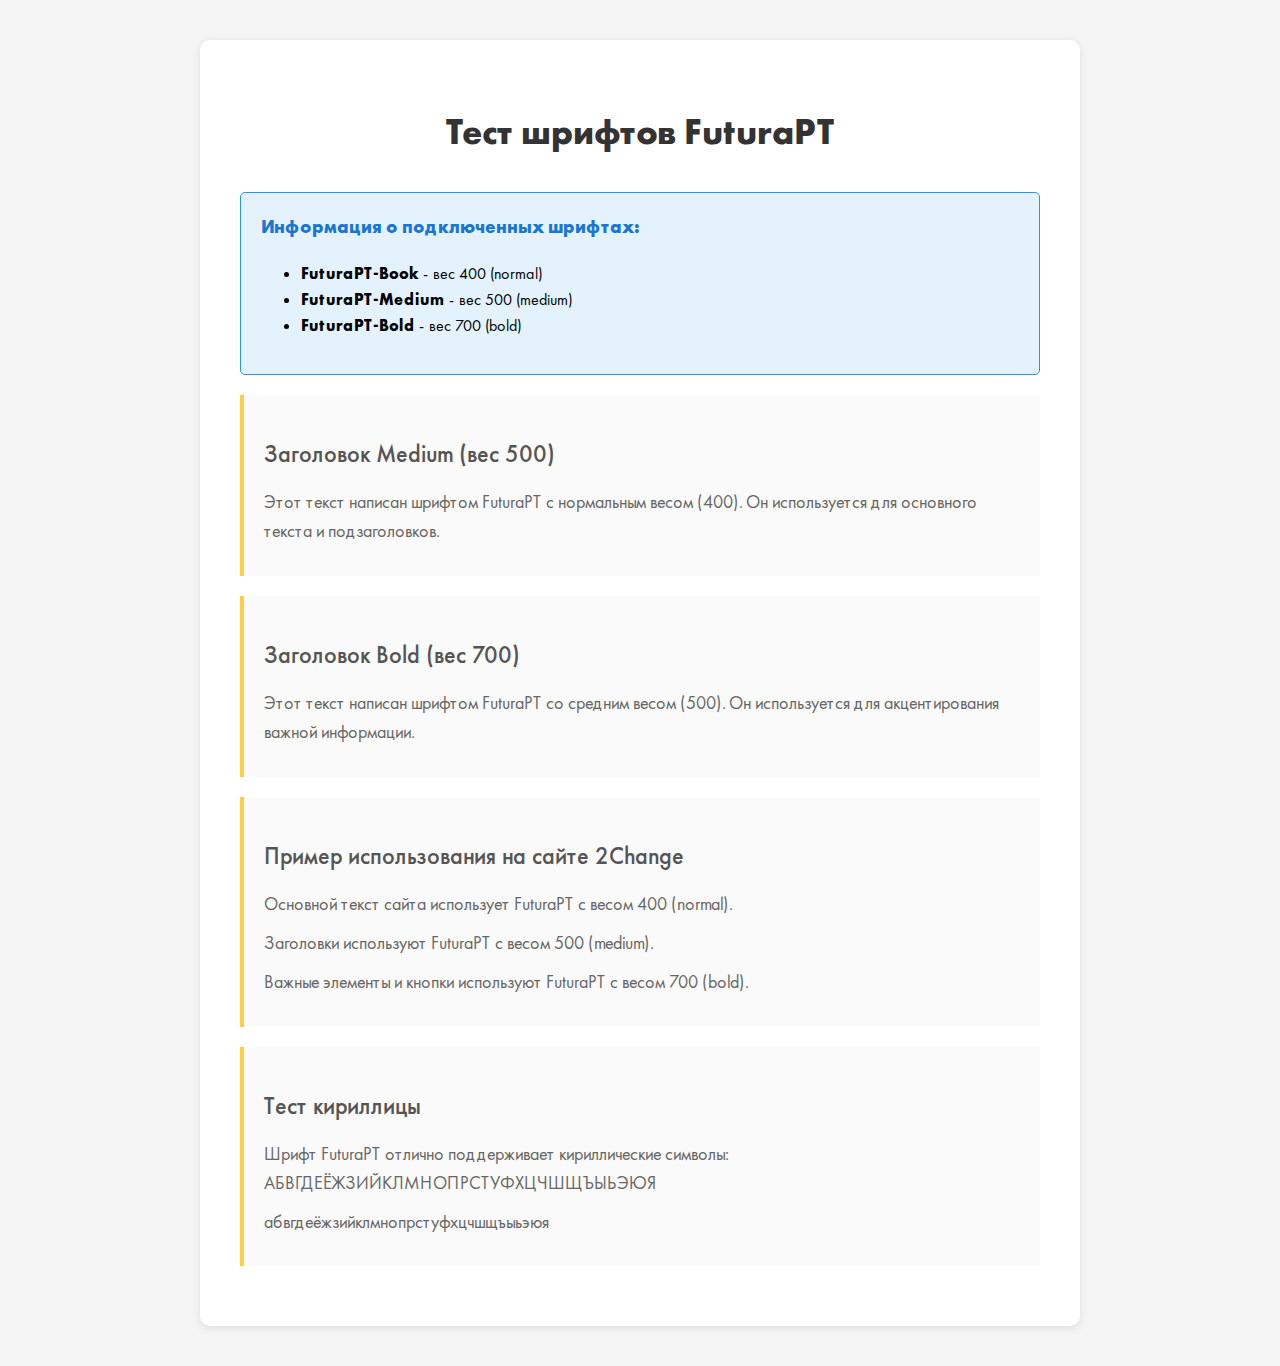
<file: font-test.html>
<!DOCTYPE html>
<html lang="ru">
<head>
    <meta charset="UTF-8">
    <meta name="viewport" content="width=device-width, initial-scale=1.0">
    <title>Тест шрифтов FuturaPT</title>
    
    <!-- Подключение шрифтов FuturaPT -->
    <style>
        @font-face {
            font-family: 'FuturaPT';
            src: url('/font/FuturaPT-Book.woff2') format('woff2'),
                 url('/font/FuturaPT-Book.woff') format('woff'),
                 url('/font/FuturaPT-Book.ttf') format('truetype');
            font-weight: 400;   /* normal weight */
            font-style: normal;
            font-display: swap;
        }

        @font-face {
            font-family: 'FuturaPT';
            src: url('/font/FuturaPT-Medium.woff2') format('woff2'),
                 url('/font/FuturaPT-Medium.woff') format('woff'),
                 url('/font/FuturaPT-Medium.ttf') format('truetype');
            font-weight: 500;   /* medium weight */
            font-style: normal;
            font-display: swap;
        }

        @font-face {
            font-family: 'FuturaPT';
            src: url('/font/FuturaPT-Bold.woff2') format('woff2'),
                 url('/font/FuturaPT-Bold.woff') format('woff'),
                 url('/font/FuturaPT-Bold.ttf') format('truetype');
            font-weight: 700;   /* bold weight */
            font-style: normal;
            font-display: swap;
        }

        body {
            font-family: 'FuturaPT', Arial, sans-serif;
            margin: 40px;
            background-color: #f5f5f5;
            line-height: 1.6;
        }

        .container {
            max-width: 800px;
            margin: 0 auto;
            background: white;
            padding: 40px;
            border-radius: 10px;
            box-shadow: 0 2px 10px rgba(0,0,0,0.1);
        }

        h1 {
            font-weight: 700;
            font-size: 36px;
            color: #333;
            margin-bottom: 30px;
            text-align: center;
        }

        .font-test {
            margin: 20px 0;
            padding: 20px;
            border-left: 4px solid #ffcd42;
            background-color: #fafafa;
        }

        .font-test h2 {
            font-weight: 500;
            font-size: 24px;
            color: #555;
            margin-bottom: 15px;
        }

        .font-test p {
            font-weight: 400;
            font-size: 18px;
            color: #666;
            margin: 10px 0;
        }

        .weight-400 { font-weight: 400; }
        .weight-500 { font-weight: 500; }
        .weight-700 { font-weight: 700; }

        .info {
            background-color: #e3f2fd;
            border: 1px solid #2196f3;
            border-radius: 5px;
            padding: 20px;
            margin: 20px 0;
        }

        .info h3 {
            color: #1976d2;
            margin-top: 0;
        }
    </style>
</head>
<body>
    <div class="container">
        <h1>Тест шрифтов FuturaPT</h1>
        
        <div class="info">
            <h3>Информация о подключенных шрифтах:</h3>
            <ul>
                <li><strong>FuturaPT-Book</strong> - вес 400 (normal)</li>
                <li><strong>FuturaPT-Medium</strong> - вес 500 (medium)</li>
                <li><strong>FuturaPT-Bold</strong> - вес 700 (bold)</li>
            </ul>
        </div>

        <div class="font-test">
            <h2 class="weight-500">Заголовок Medium (вес 500)</h2>
            <p class="weight-400">Этот текст написан шрифтом FuturaPT с нормальным весом (400). Он используется для основного текста и подзаголовков.</p>
        </div>

        <div class="font-test">
            <h2 class="weight-700">Заголовок Bold (вес 700)</h2>
            <p class="weight-500">Этот текст написан шрифтом FuturaPT со средним весом (500). Он используется для акцентирования важной информации.</p>
        </div>

        <div class="font-test">
            <h2 class="weight-500">Пример использования на сайте 2Change</h2>
            <p class="weight-400">Основной текст сайта использует FuturaPT с весом 400 (normal).</p>
            <p class="weight-500">Заголовки используют FuturaPT с весом 500 (medium).</p>
            <p class="weight-700">Важные элементы и кнопки используют FuturaPT с весом 700 (bold).</p>
        </div>

        <div class="font-test">
            <h2 class="weight-500">Тест кириллицы</h2>
            <p class="weight-400">Шрифт FuturaPT отлично поддерживает кириллические символы: АБВГДЕЁЖЗИЙКЛМНОПРСТУФХЦЧШЩЪЫЬЭЮЯ</p>
            <p class="weight-500">абвгдеёжзийклмнопрстуфхцчшщъыьэюя</p>
        </div>
    </div>
</body>
</html>
</file>
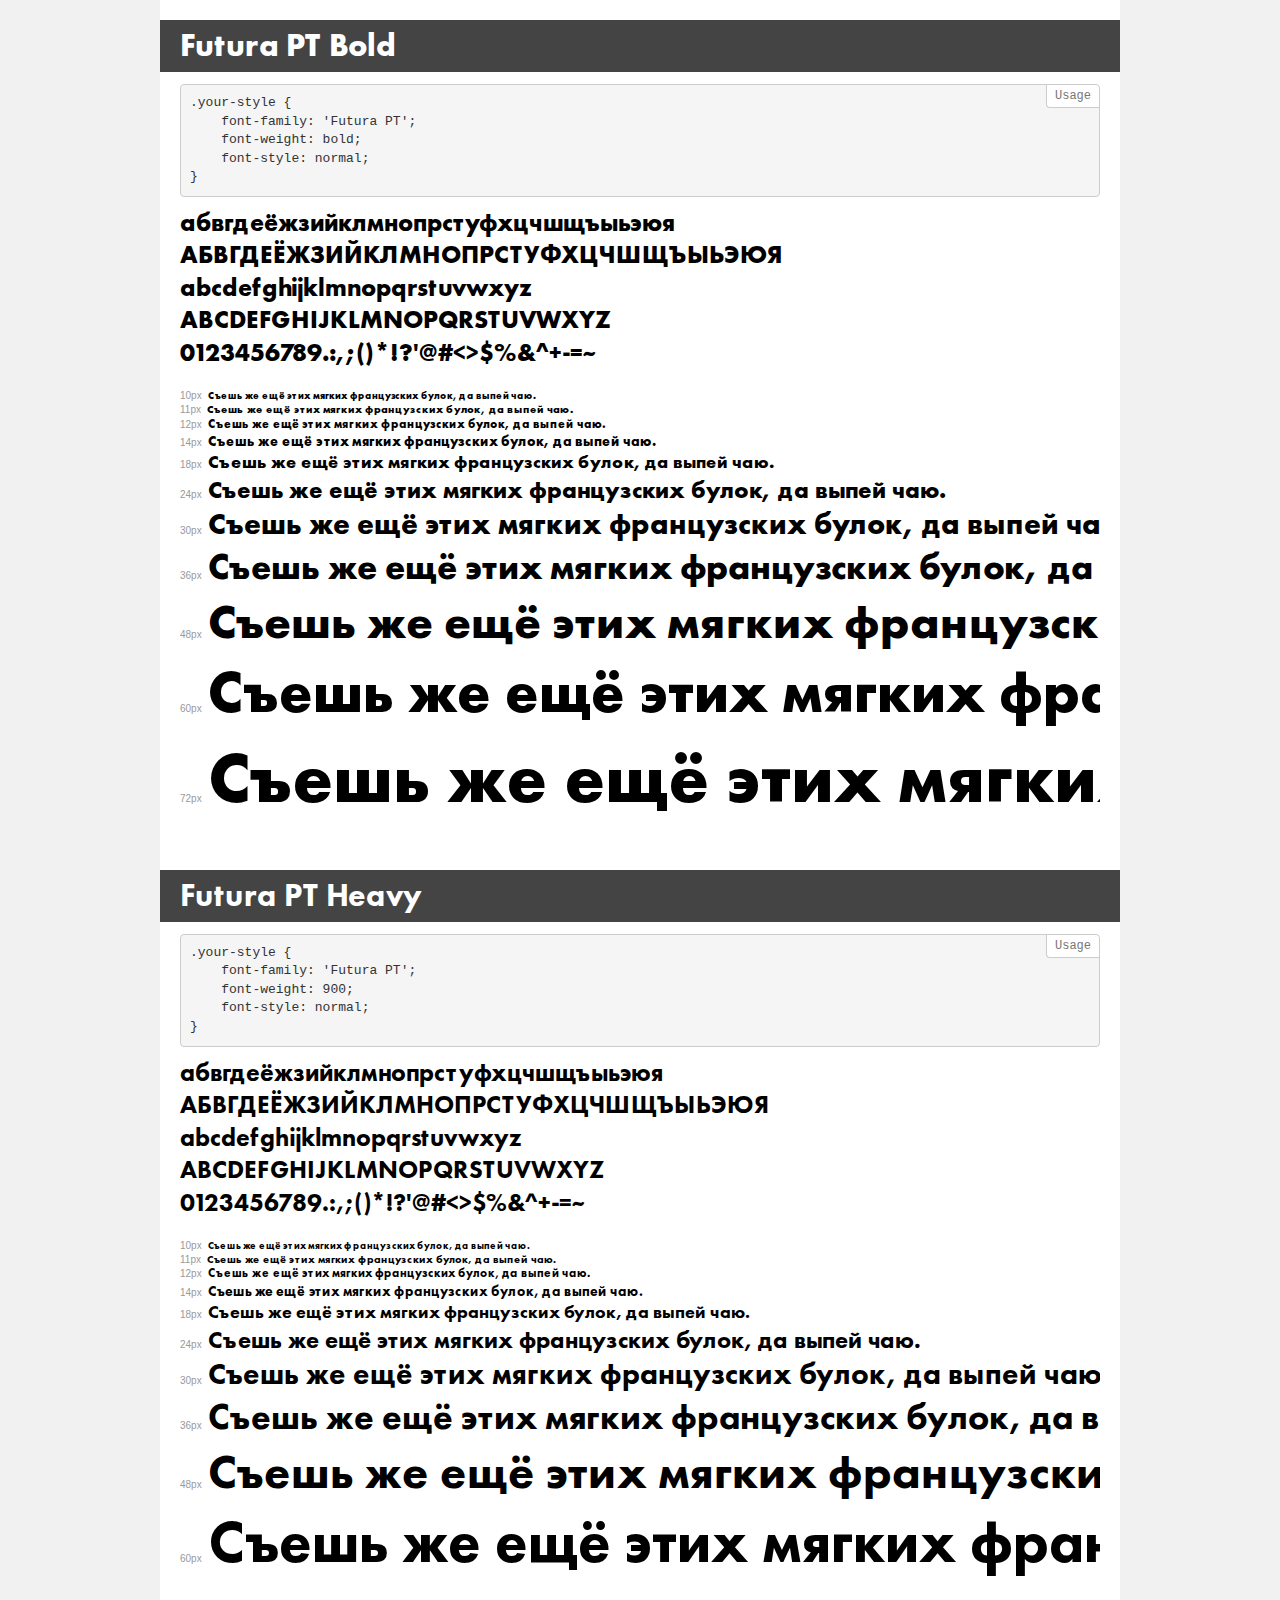
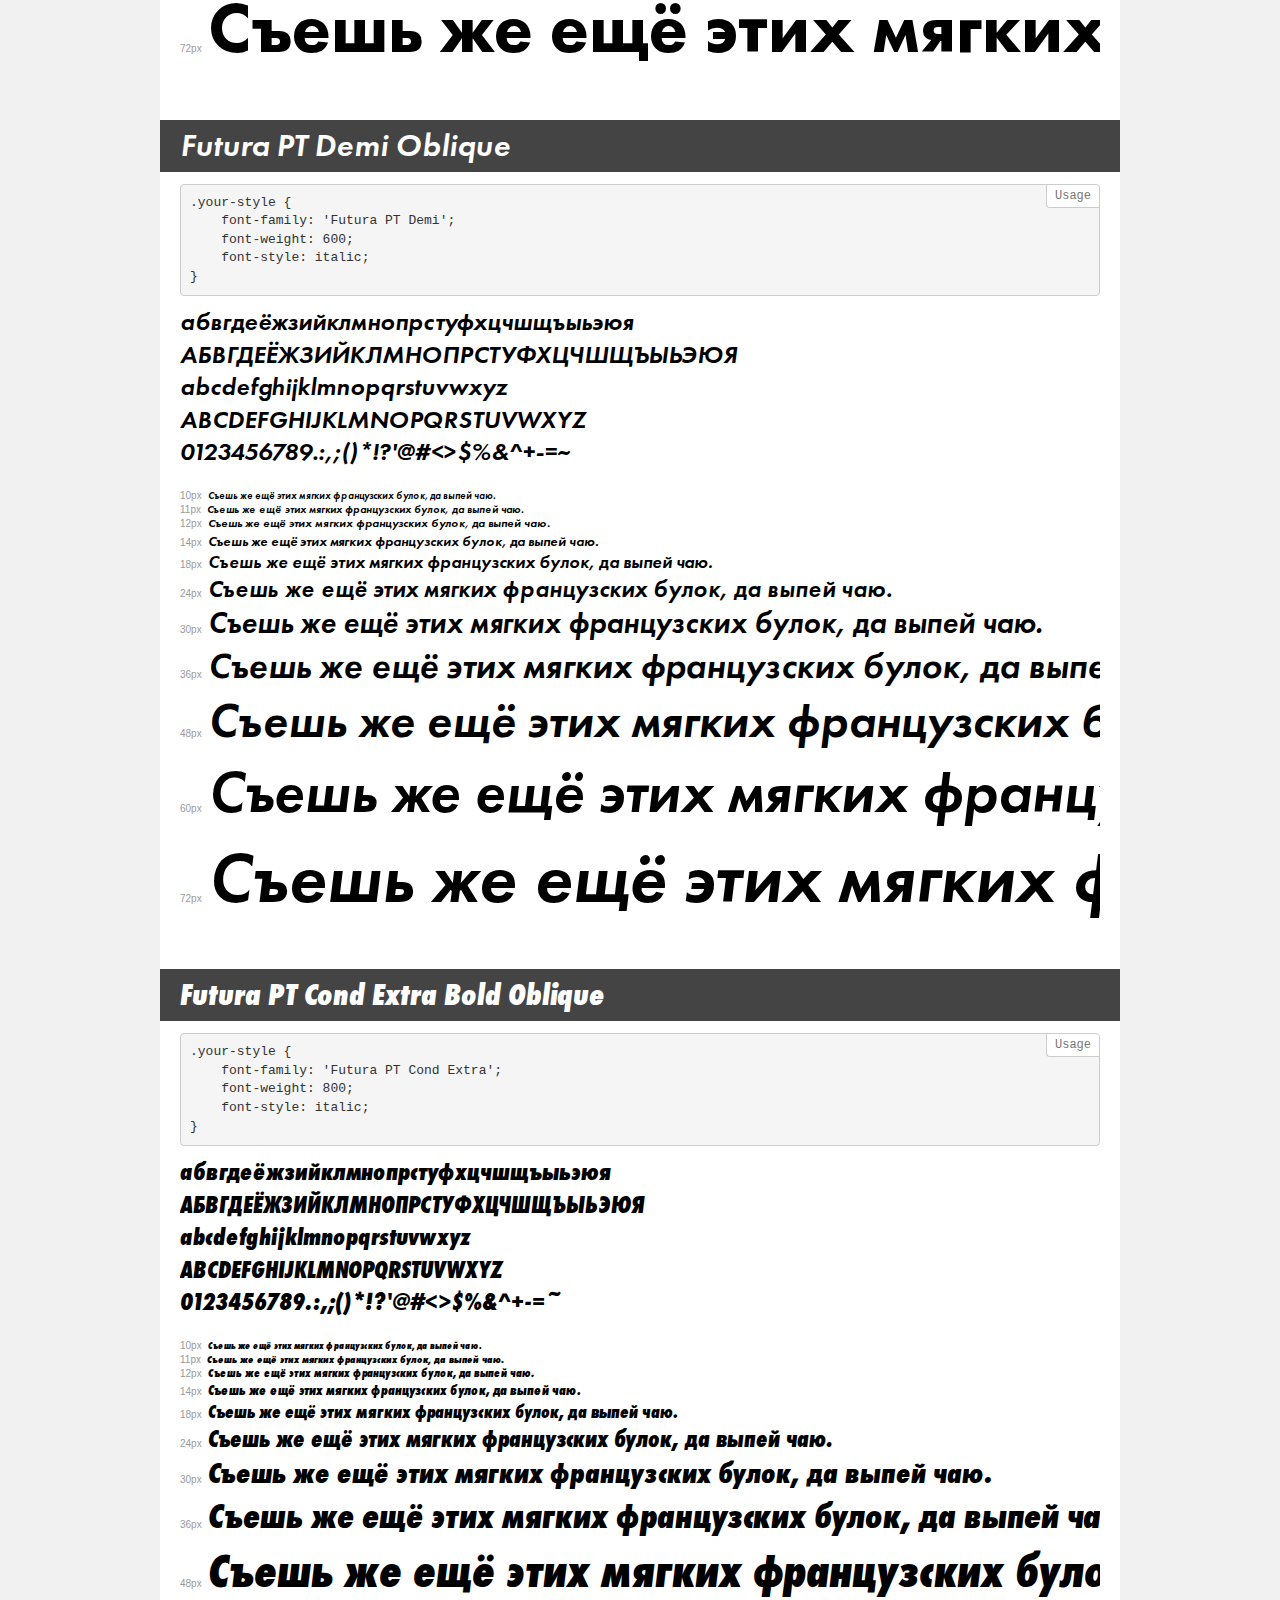
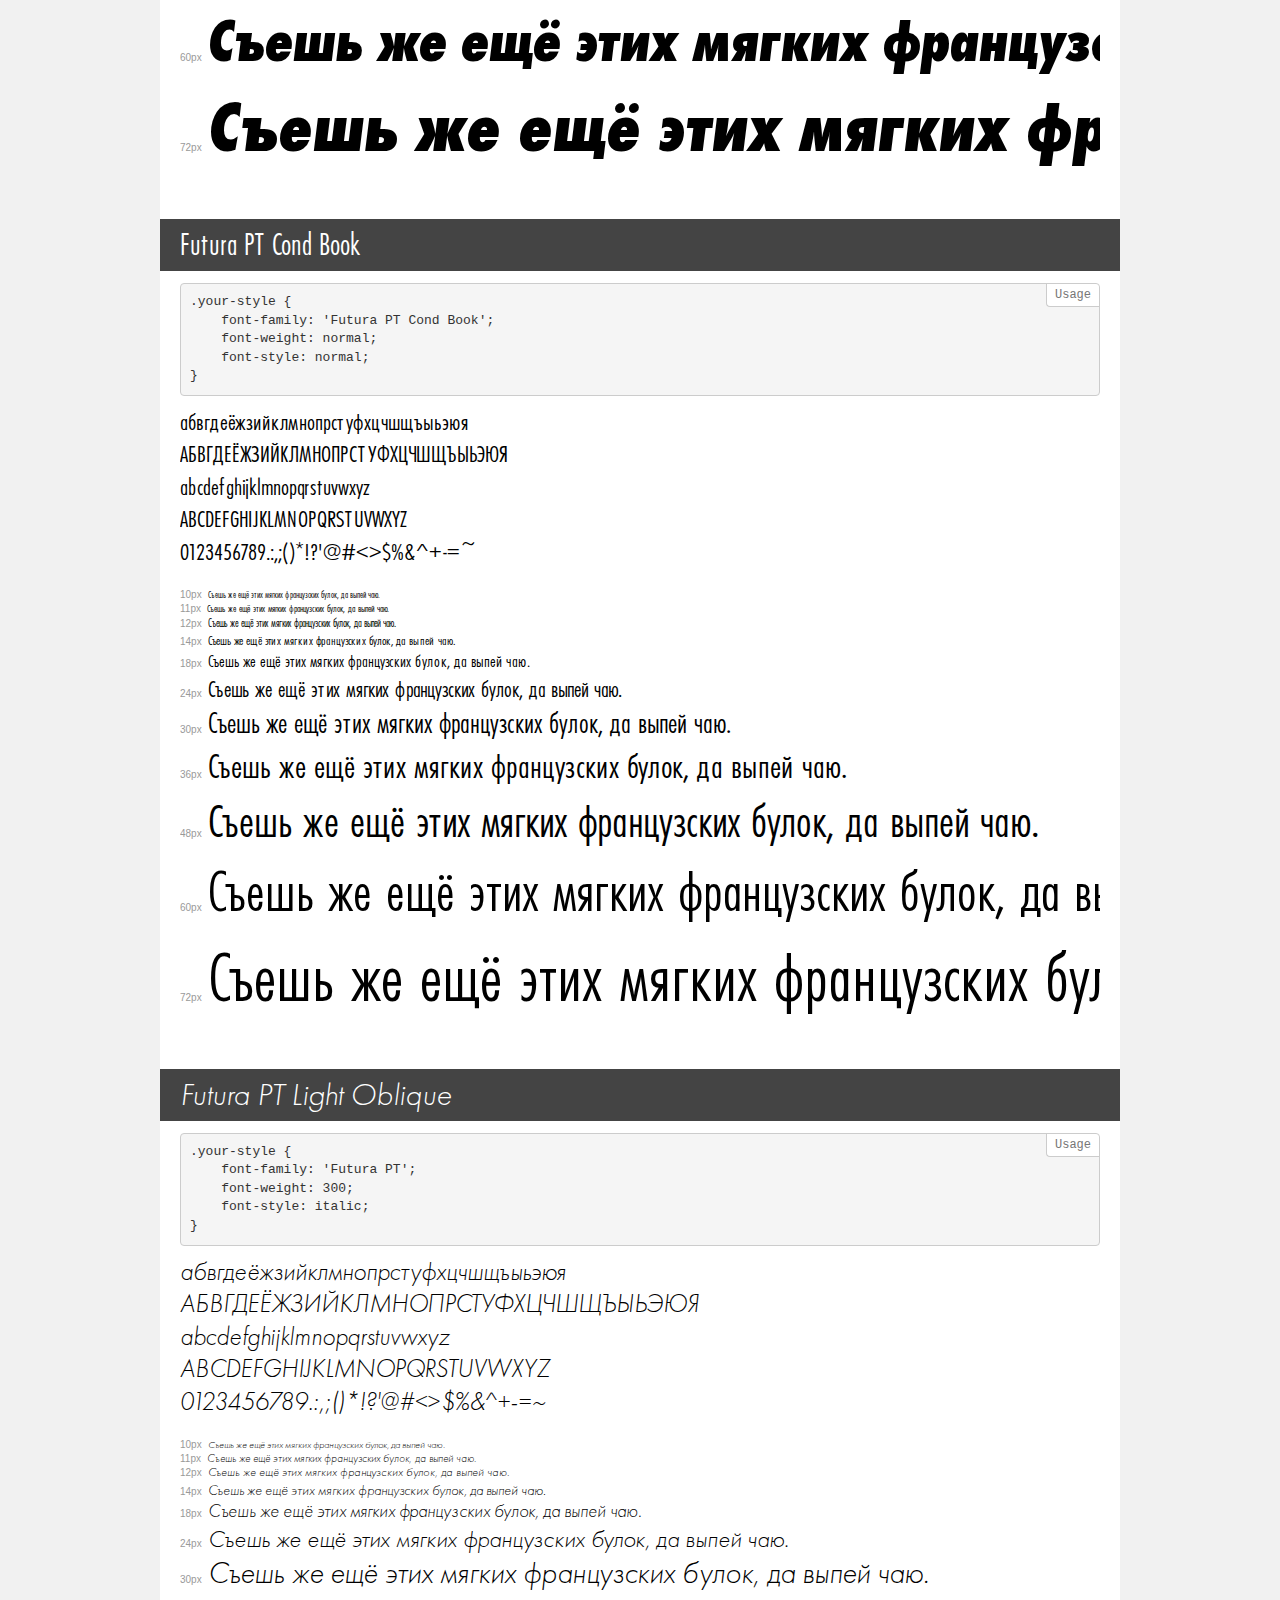
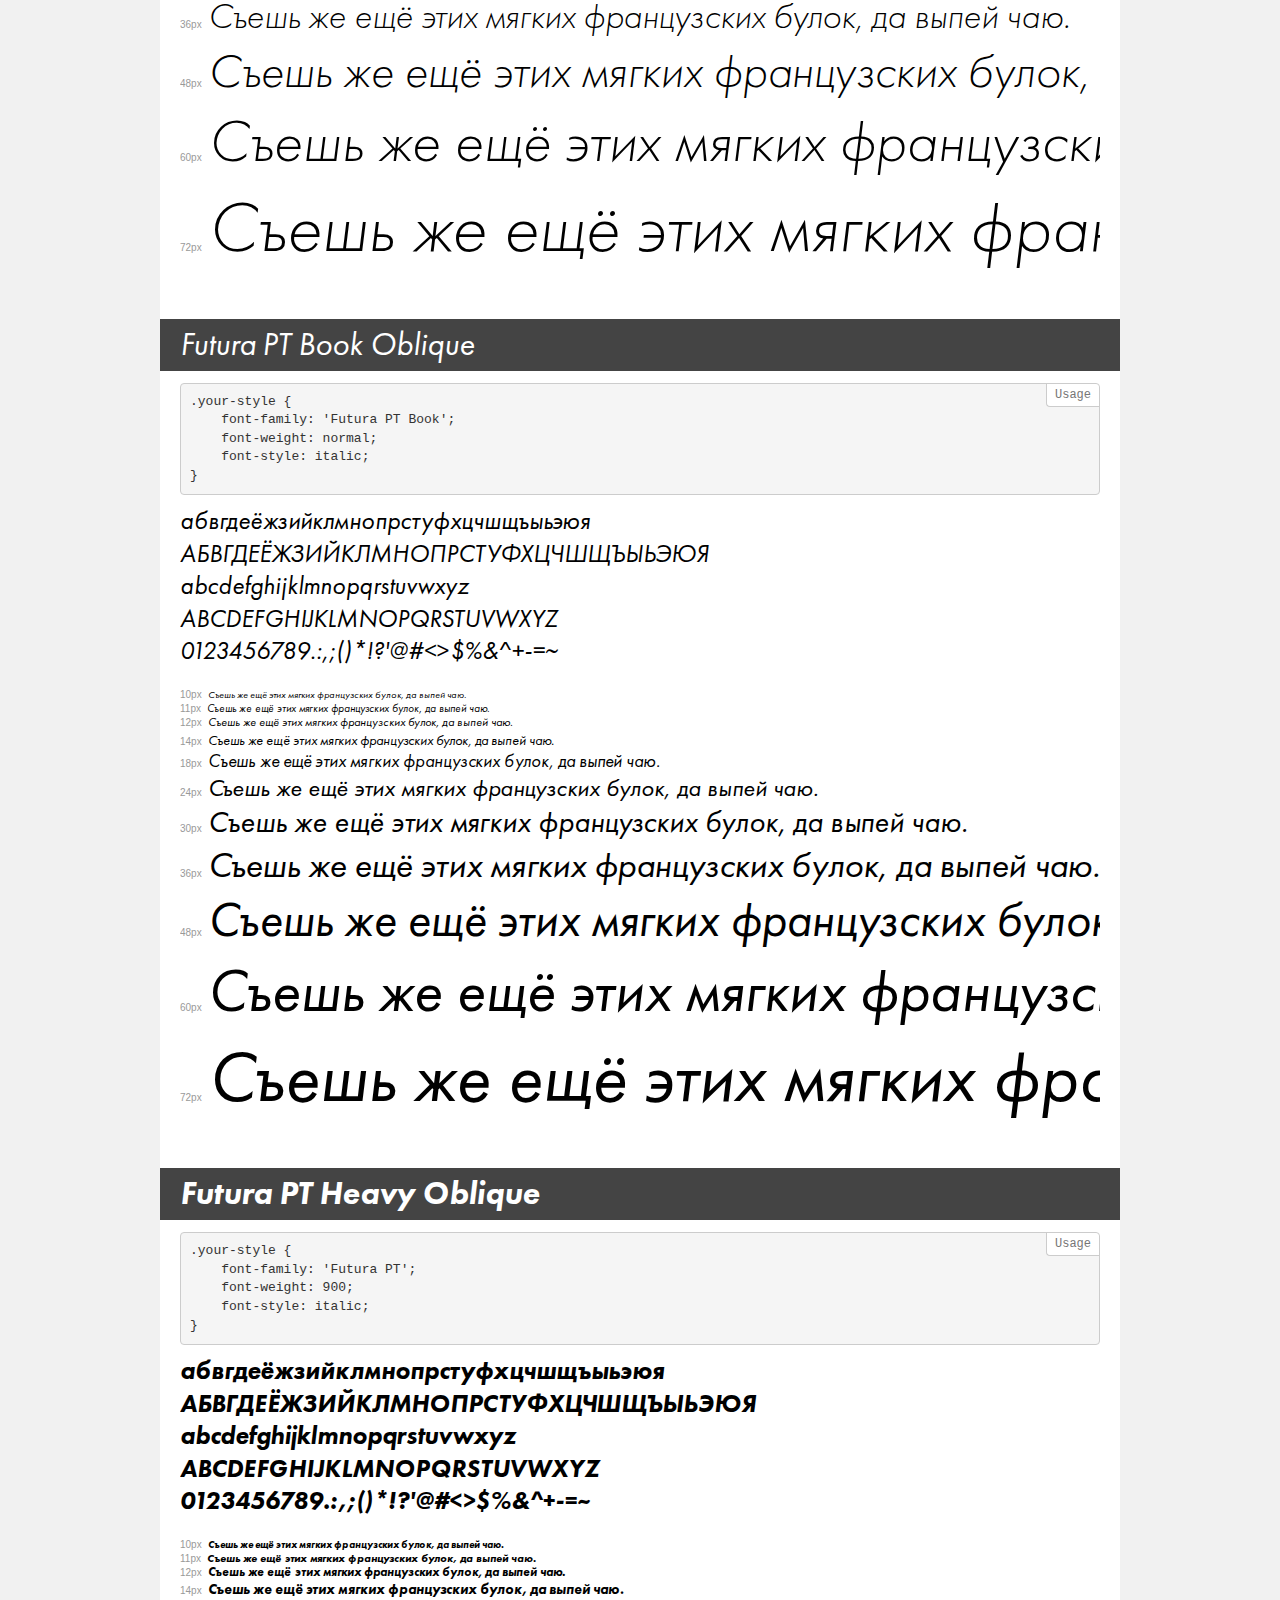
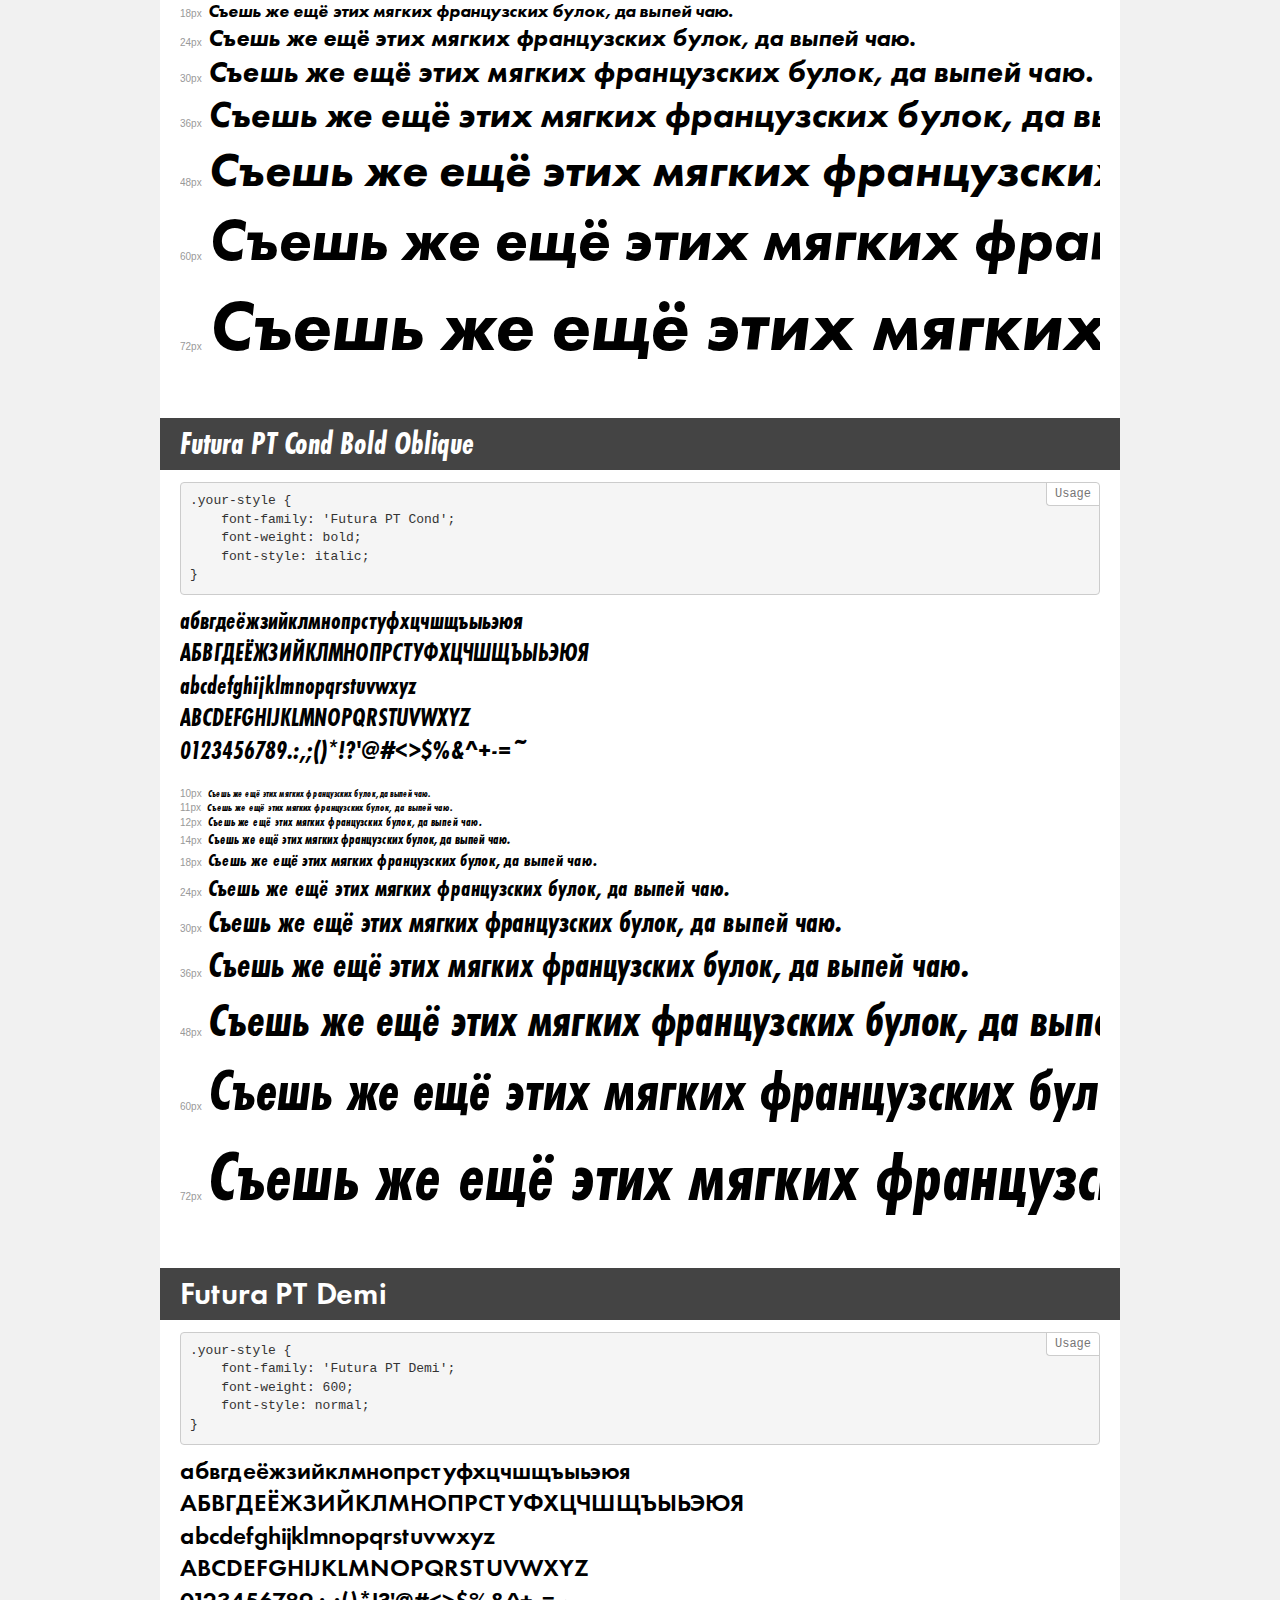
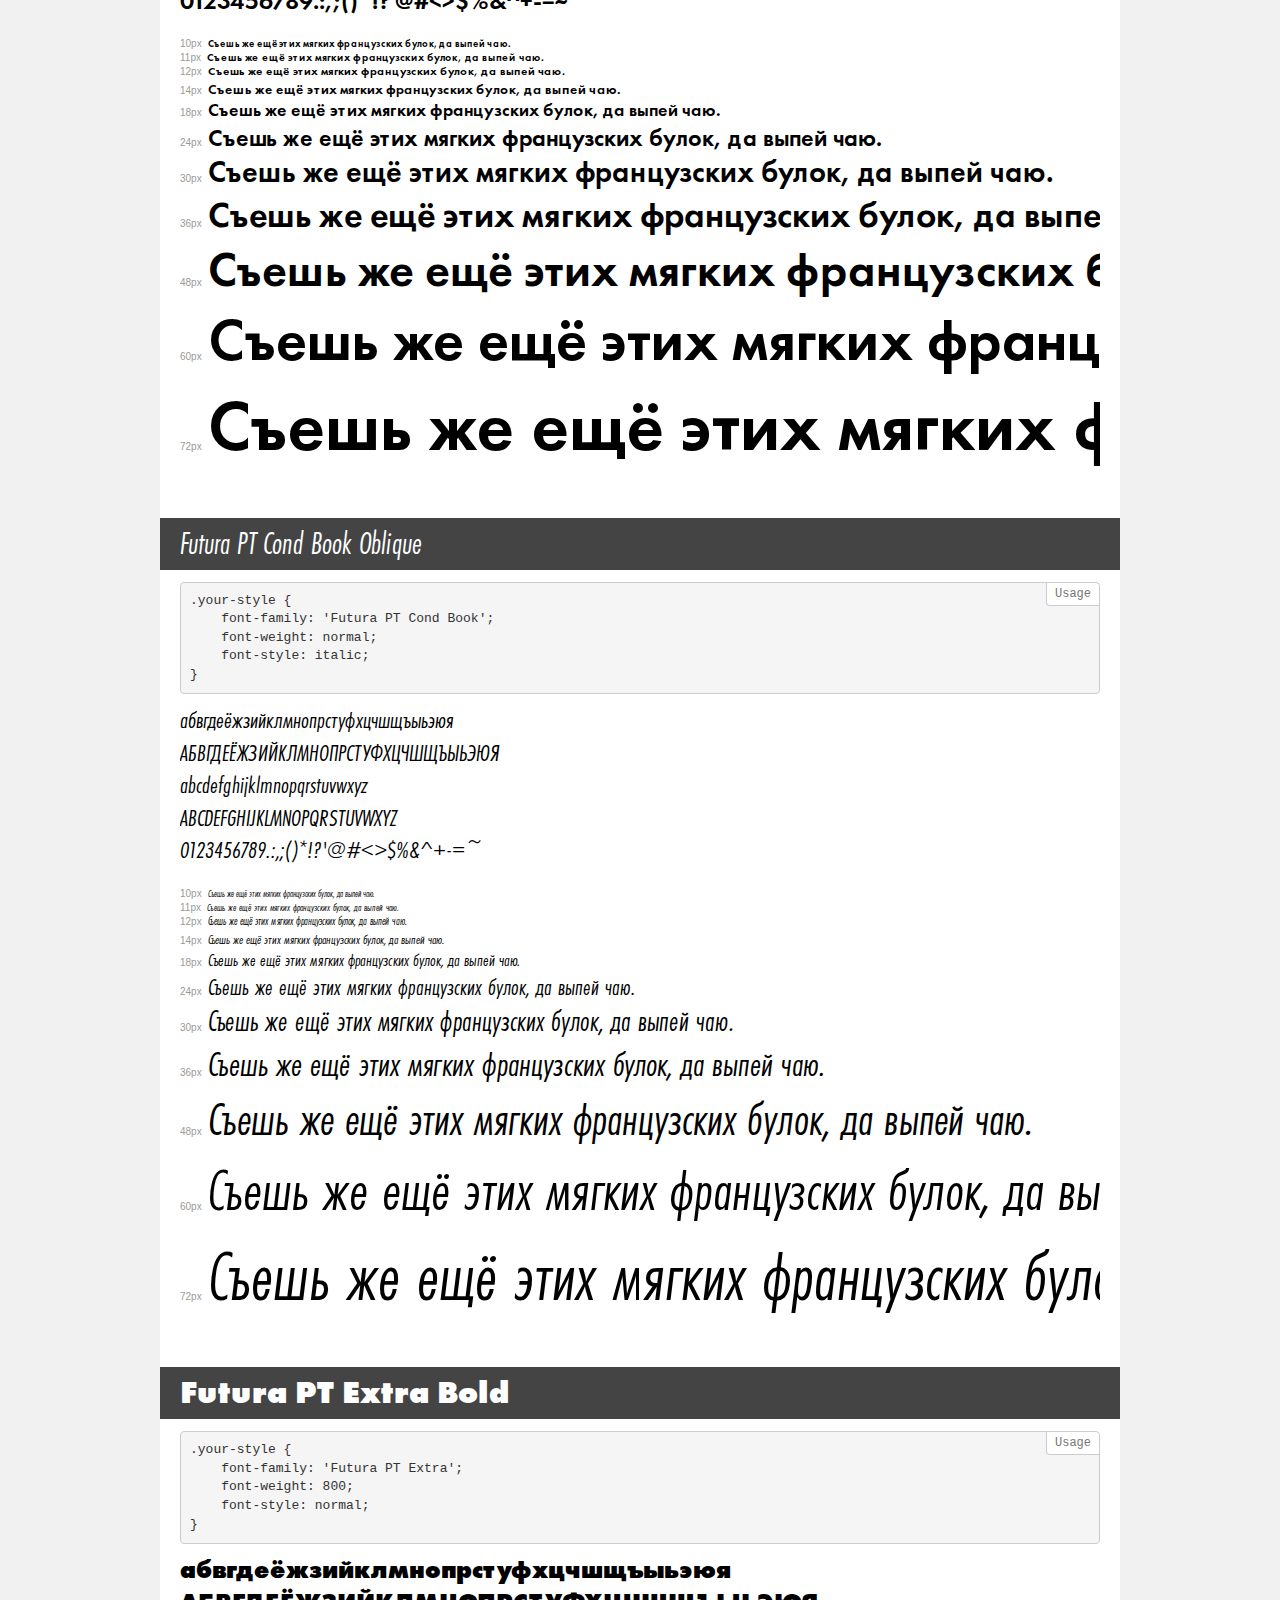
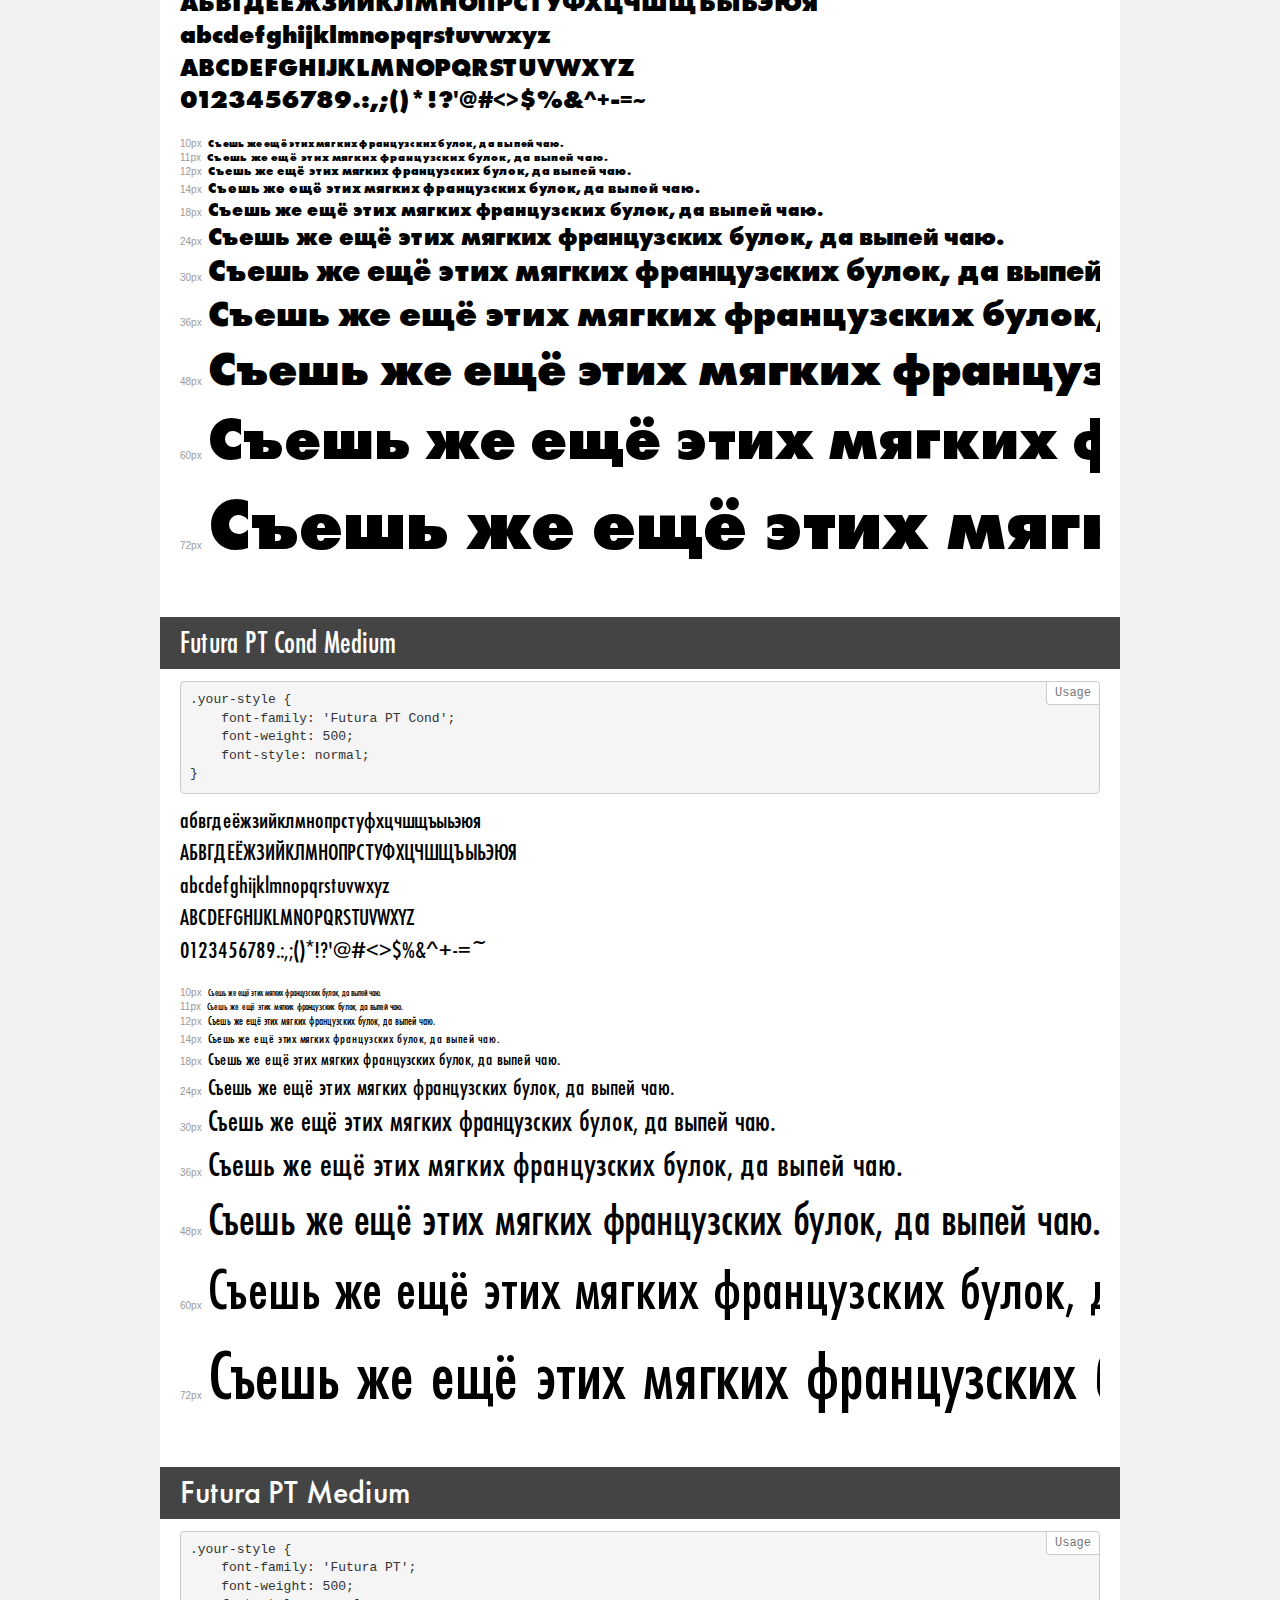
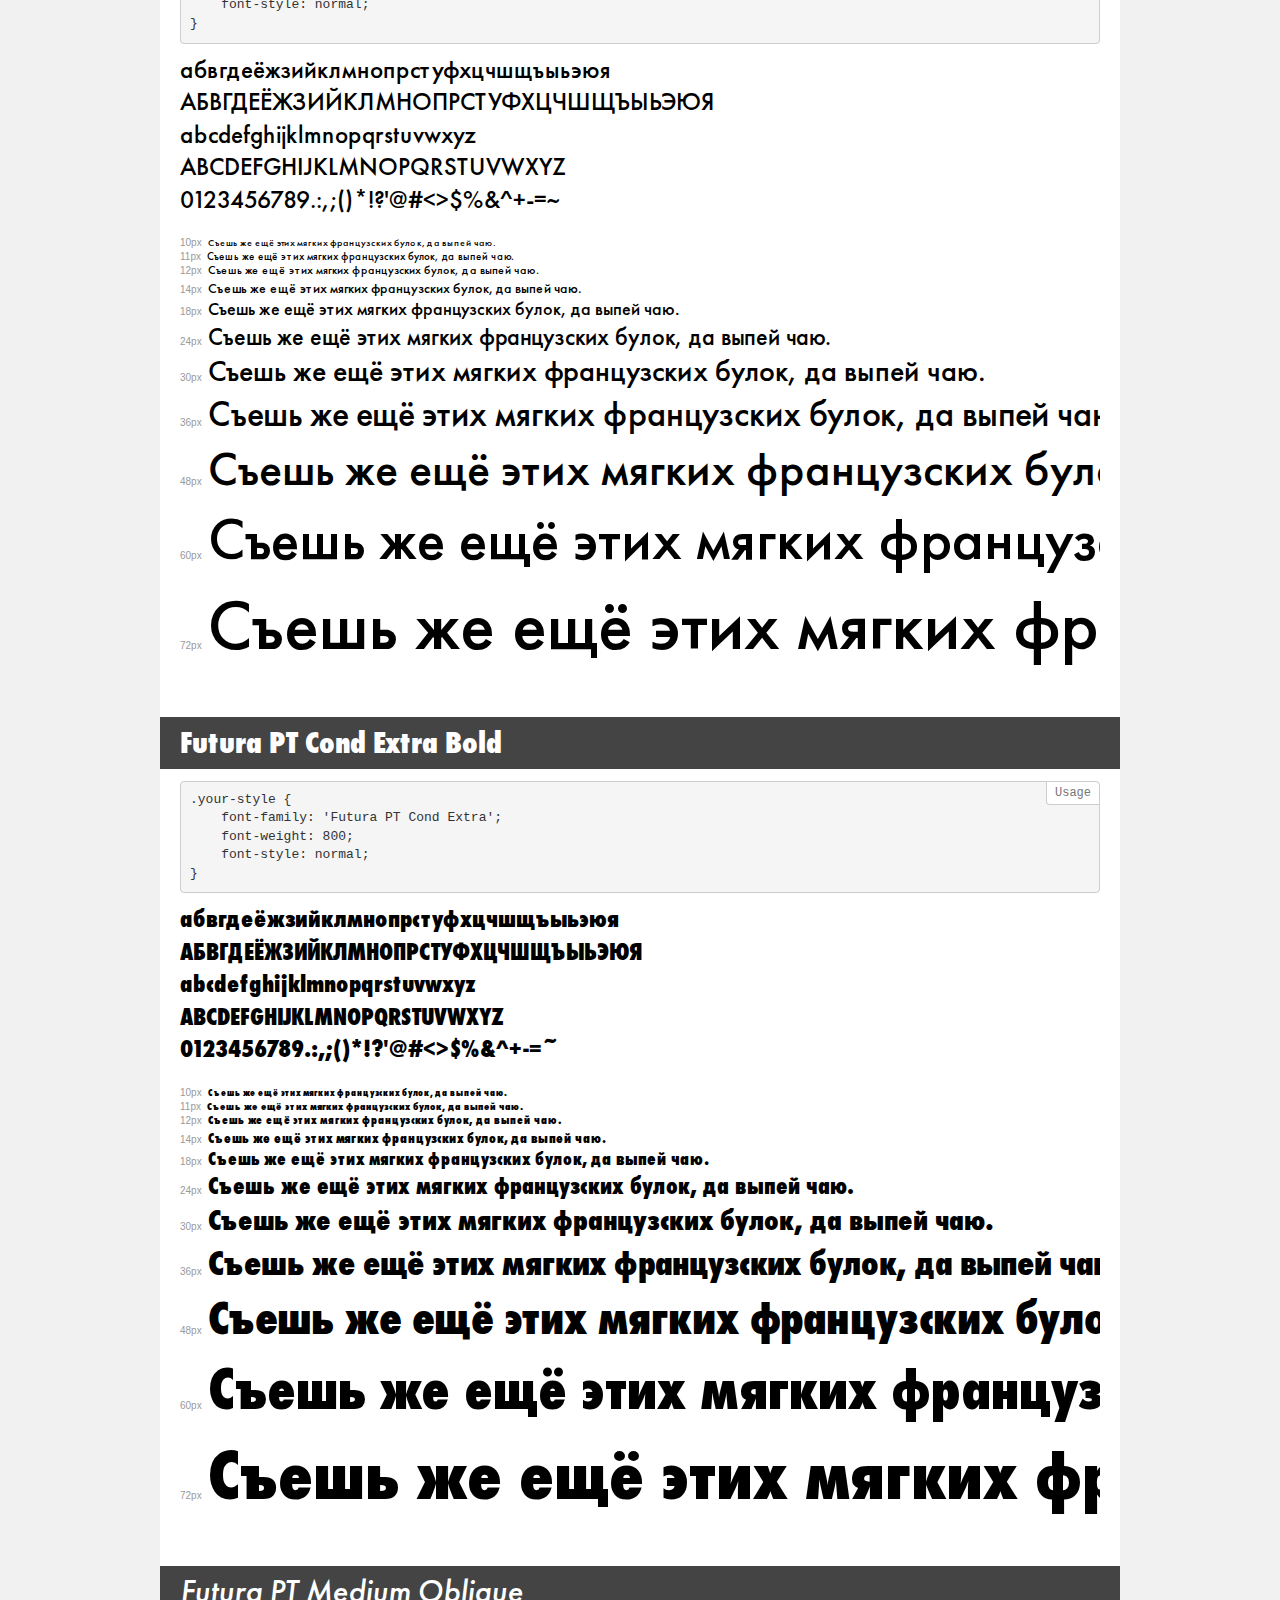
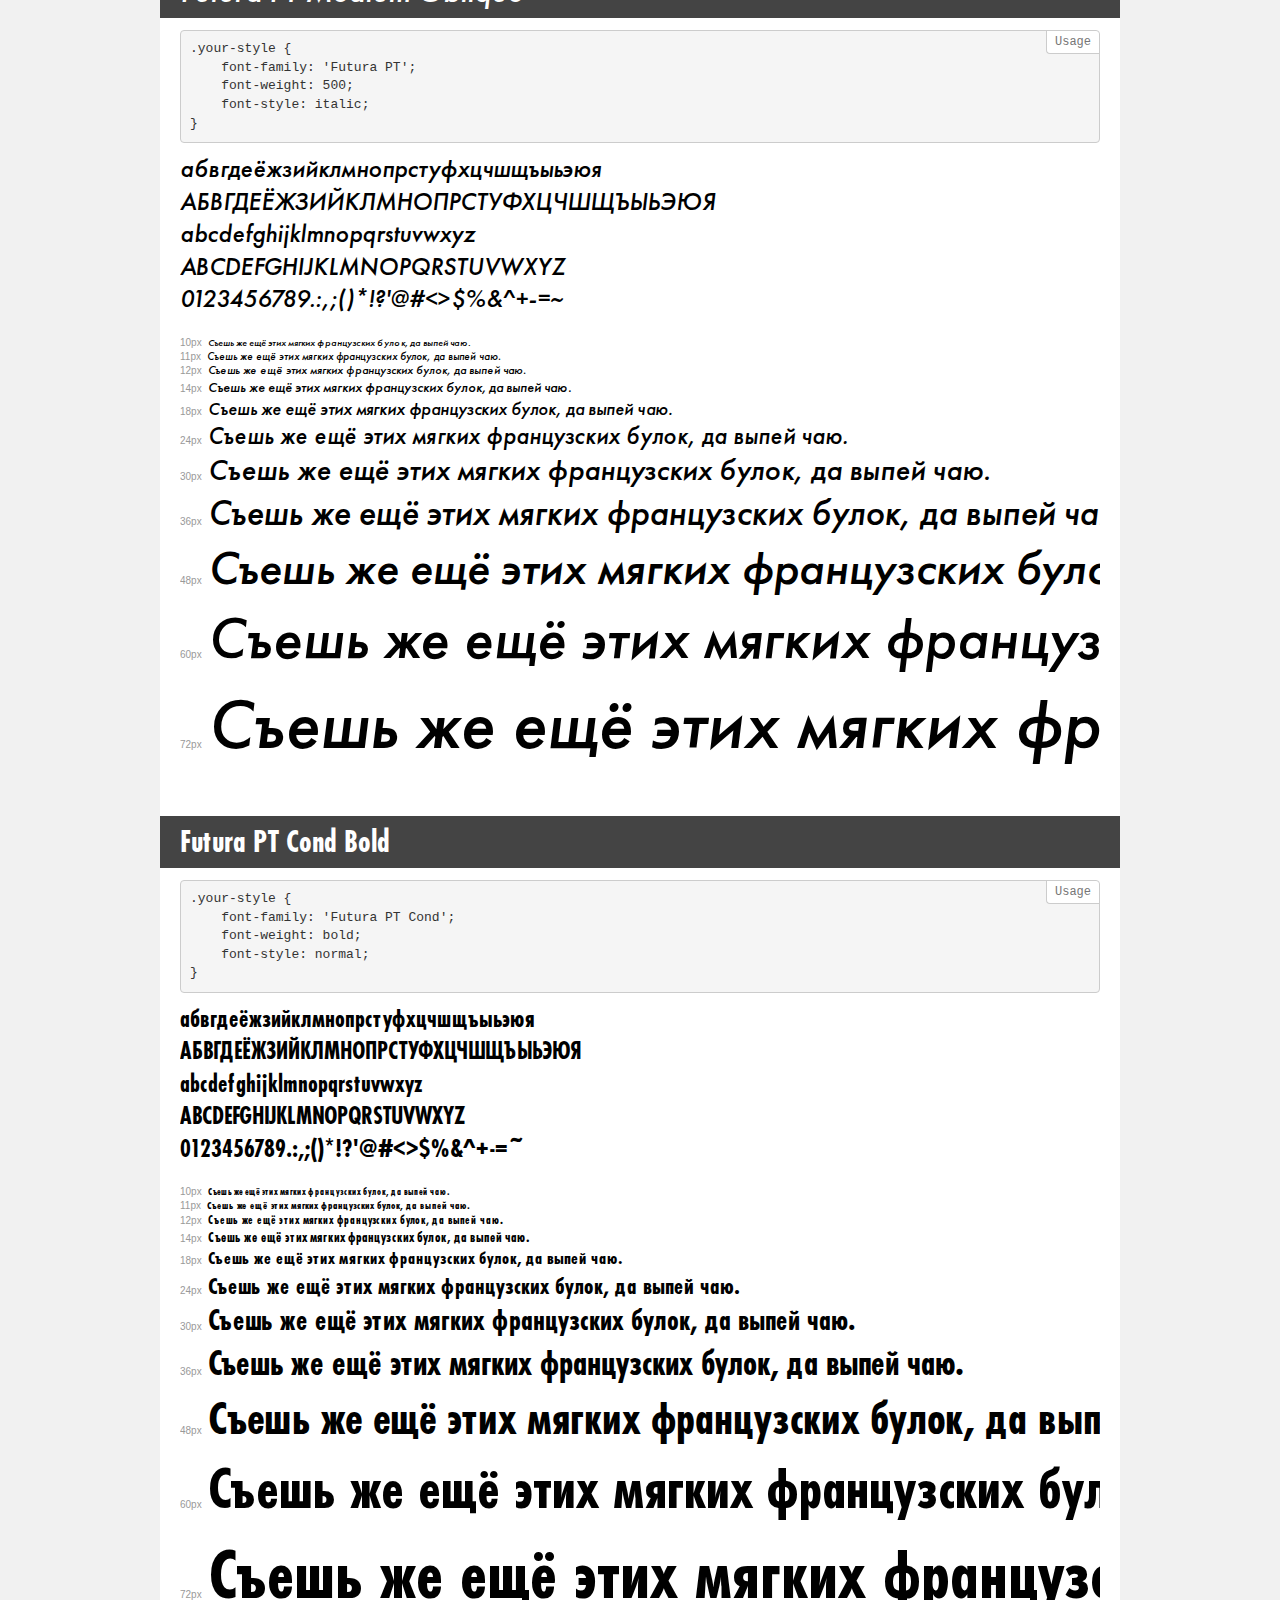
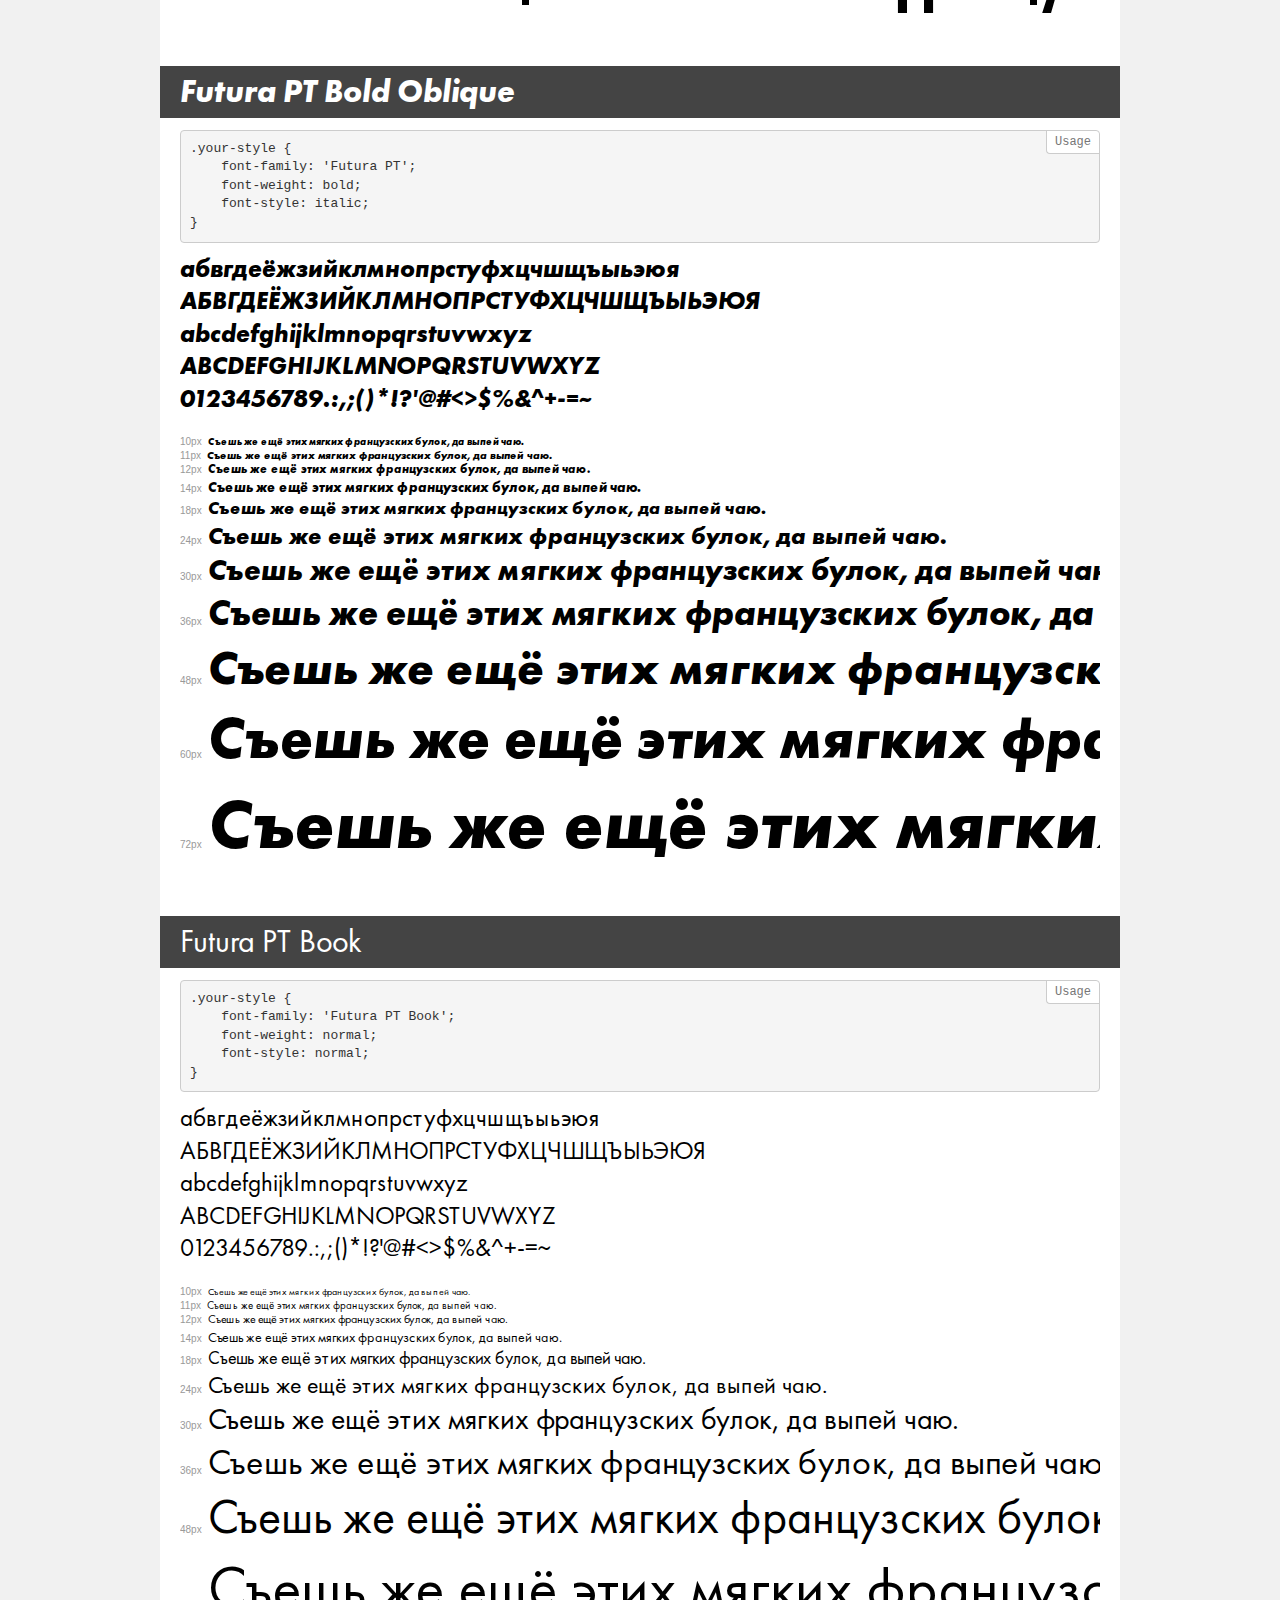
<file: font/demo.html>
<!DOCTYPE html>
<html>
<head>
    <meta charset="utf-8">
    <meta http-equiv="X-UA-Compatible" content="IE=edge">
    <meta name="viewport" content="width=device-width, initial-scale=1">
    <meta name="robots" content="noindex, noarchive">
    <meta name="format-detection" content="telephone=no">
    <title>Transfonter demo</title>
    <link href="stylesheet.css" rel="stylesheet">
    <style>
        /*
        http://meyerweb.com/eric/tools/css/reset/
        v2.0 | 20110126
        License: none (public domain)
        */
        html, body, div, span, applet, object, iframe,
        h1, h2, h3, h4, h5, h6, p, blockquote, pre,
        a, abbr, acronym, address, big, cite, code,
        del, dfn, em, img, ins, kbd, q, s, samp,
        small, strike, strong, sub, sup, tt, var,
        b, u, i, center,
        dl, dt, dd, ol, ul, li,
        fieldset, form, label, legend,
        table, caption, tbody, tfoot, thead, tr, th, td,
        article, aside, canvas, details, embed,
        figure, figcaption, footer, header, hgroup,
        menu, nav, output, ruby, section, summary,
        time, mark, audio, video {
            margin: 0;
            padding: 0;
            border: 0;
            font-size: 100%;
            font: inherit;
            vertical-align: baseline;
        }
        /* HTML5 display-role reset for older browsers */
        article, aside, details, figcaption, figure,
        footer, header, hgroup, menu, nav, section {
            display: block;
        }
        body {
            line-height: 1;
        }
        ol, ul {
            list-style: none;
        }
        blockquote, q {
            quotes: none;
        }
        blockquote:before, blockquote:after,
        q:before, q:after {
            content: '';
            content: none;
        }
        table {
            border-collapse: collapse;
            border-spacing: 0;
        }
        /* common styles */
        body {
            background: #f1f1f1;
            color: #000;
        }
        .page {
            background: #fff;
            width: 920px;
            margin: 0 auto;
            padding: 20px 20px 0 20px;
            overflow: hidden;
        }
        .font-container {
            overflow-x: auto;
            overflow-y: hidden;
            margin-bottom: 40px;
            line-height: 1.3;
            white-space: nowrap;
            padding-bottom: 5px;
        }
        h1 {
            position: relative;
            background: #444;
            font-size: 32px;
            color: #fff;
            padding: 10px 20px;
            margin: 0 -20px 12px -20px;
        }
        .letters {
            font-size: 25px;
            margin-bottom: 20px;
        }
        .s10:before {
            content: '10px';
        }
        .s11:before {
            content: '11px';
        }
        .s12:before {
            content: '12px';
        }
        .s14:before {
            content: '14px';
        }
        .s18:before {
            content: '18px';
        }
        .s24:before {
            content: '24px';
        }
        .s30:before {
            content: '30px';
        }
        .s36:before {
            content: '36px';
        }
        .s48:before {
            content: '48px';
        }
        .s60:before {
            content: '60px';
        }
        .s72:before {
            content: '72px';
        }
        .s10:before, .s11:before, .s12:before, .s14:before,
        .s18:before, .s24:before, .s30:before, .s36:before,
        .s48:before, .s60:before, .s72:before {
            font-family: Arial, sans-serif;
            font-size: 10px;
            font-weight: normal;
            font-style: normal;
            color: #999;
            padding-right: 6px;
        }
        pre {
            display: block;
            position: relative;
            padding: 9px;
            margin: 0 0 10px;
            font-family: Monaco, Menlo, Consolas, "Courier New", monospace !important;
            font-size: 13px;
            line-height: 1.428571429;
            color: #333;
            font-weight: normal !important;
            font-style: normal !important;
            background-color: #f5f5f5;
            border: 1px solid #ccc;
            overflow-x: auto;
            border-radius: 4px;
        }
        pre:after {
            display: block;
            position: absolute;
            right: 0;
            top: 0;
            content: 'Usage';
            line-height: 1;
            padding: 5px 8px;
            font-size: 12px;
            color: #767676;
            background-color: #fff;
            border: 1px solid #ccc;
            border-right: none;
            border-top: none;
            border-radius: 0 4px 0 4px;
            z-index: 10;
        }
        /* responsive */
        @media (max-width: 959px) {
            .page {
                width: auto;
                margin: 0;
            }
        }
    </style>
</head>
<body>
<div class="page">
    <div class="demo" style="font-family: 'Futura PT'; font-weight: bold; font-style: normal;">
        <h1>Futura PT Bold</h1>
        <pre>.your-style {
    font-family: 'Futura PT';
    font-weight: bold;
    font-style: normal;
}</pre>
        <div class="font-container">
            <p class="letters">
                абвгдеёжзийклмнопрстуфхцчшщъыьэюя<br>
АБВГДЕЁЖЗИЙКЛМНОПРСТУФХЦЧШЩЪЫЬЭЮЯ<br>
abcdefghijklmnopqrstuvwxyz<br>
ABCDEFGHIJKLMNOPQRSTUVWXYZ<br>
                0123456789.:,;()*!?'@#<>$%&^+-=~
            </p>
            <p class="s10" style="font-size: 10px;">Съешь же ещё этих мягких французских булок, да выпей чаю.</p>
            <p class="s11" style="font-size: 11px;">Съешь же ещё этих мягких французских булок, да выпей чаю.</p>
            <p class="s12" style="font-size: 12px;">Съешь же ещё этих мягких французских булок, да выпей чаю.</p>
            <p class="s14" style="font-size: 14px;">Съешь же ещё этих мягких французских булок, да выпей чаю.</p>
            <p class="s18" style="font-size: 18px;">Съешь же ещё этих мягких французских булок, да выпей чаю.</p>
            <p class="s24" style="font-size: 24px;">Съешь же ещё этих мягких французских булок, да выпей чаю.</p>
            <p class="s30" style="font-size: 30px;">Съешь же ещё этих мягких французских булок, да выпей чаю.</p>
            <p class="s36" style="font-size: 36px;">Съешь же ещё этих мягких французских булок, да выпей чаю.</p>
            <p class="s48" style="font-size: 48px;">Съешь же ещё этих мягких французских булок, да выпей чаю.</p>
            <p class="s60" style="font-size: 60px;">Съешь же ещё этих мягких французских булок, да выпей чаю.</p>
            <p class="s72" style="font-size: 72px;">Съешь же ещё этих мягких французских булок, да выпей чаю.</p>
        </div>
    </div>
    <div class="demo" style="font-family: 'Futura PT'; font-weight: 900; font-style: normal;">
        <h1>Futura PT Heavy</h1>
        <pre>.your-style {
    font-family: 'Futura PT';
    font-weight: 900;
    font-style: normal;
}</pre>
        <div class="font-container">
            <p class="letters">
                абвгдеёжзийклмнопрстуфхцчшщъыьэюя<br>
АБВГДЕЁЖЗИЙКЛМНОПРСТУФХЦЧШЩЪЫЬЭЮЯ<br>
abcdefghijklmnopqrstuvwxyz<br>
ABCDEFGHIJKLMNOPQRSTUVWXYZ<br>
                0123456789.:,;()*!?'@#<>$%&^+-=~
            </p>
            <p class="s10" style="font-size: 10px;">Съешь же ещё этих мягких французских булок, да выпей чаю.</p>
            <p class="s11" style="font-size: 11px;">Съешь же ещё этих мягких французских булок, да выпей чаю.</p>
            <p class="s12" style="font-size: 12px;">Съешь же ещё этих мягких французских булок, да выпей чаю.</p>
            <p class="s14" style="font-size: 14px;">Съешь же ещё этих мягких французских булок, да выпей чаю.</p>
            <p class="s18" style="font-size: 18px;">Съешь же ещё этих мягких французских булок, да выпей чаю.</p>
            <p class="s24" style="font-size: 24px;">Съешь же ещё этих мягких французских булок, да выпей чаю.</p>
            <p class="s30" style="font-size: 30px;">Съешь же ещё этих мягких французских булок, да выпей чаю.</p>
            <p class="s36" style="font-size: 36px;">Съешь же ещё этих мягких французских булок, да выпей чаю.</p>
            <p class="s48" style="font-size: 48px;">Съешь же ещё этих мягких французских булок, да выпей чаю.</p>
            <p class="s60" style="font-size: 60px;">Съешь же ещё этих мягких французских булок, да выпей чаю.</p>
            <p class="s72" style="font-size: 72px;">Съешь же ещё этих мягких французских булок, да выпей чаю.</p>
        </div>
    </div>
    <div class="demo" style="font-family: 'Futura PT Demi'; font-weight: 600; font-style: italic;">
        <h1>Futura PT Demi Oblique</h1>
        <pre>.your-style {
    font-family: 'Futura PT Demi';
    font-weight: 600;
    font-style: italic;
}</pre>
        <div class="font-container">
            <p class="letters">
                абвгдеёжзийклмнопрстуфхцчшщъыьэюя<br>
АБВГДЕЁЖЗИЙКЛМНОПРСТУФХЦЧШЩЪЫЬЭЮЯ<br>
abcdefghijklmnopqrstuvwxyz<br>
ABCDEFGHIJKLMNOPQRSTUVWXYZ<br>
                0123456789.:,;()*!?'@#<>$%&^+-=~
            </p>
            <p class="s10" style="font-size: 10px;">Съешь же ещё этих мягких французских булок, да выпей чаю.</p>
            <p class="s11" style="font-size: 11px;">Съешь же ещё этих мягких французских булок, да выпей чаю.</p>
            <p class="s12" style="font-size: 12px;">Съешь же ещё этих мягких французских булок, да выпей чаю.</p>
            <p class="s14" style="font-size: 14px;">Съешь же ещё этих мягких французских булок, да выпей чаю.</p>
            <p class="s18" style="font-size: 18px;">Съешь же ещё этих мягких французских булок, да выпей чаю.</p>
            <p class="s24" style="font-size: 24px;">Съешь же ещё этих мягких французских булок, да выпей чаю.</p>
            <p class="s30" style="font-size: 30px;">Съешь же ещё этих мягких французских булок, да выпей чаю.</p>
            <p class="s36" style="font-size: 36px;">Съешь же ещё этих мягких французских булок, да выпей чаю.</p>
            <p class="s48" style="font-size: 48px;">Съешь же ещё этих мягких французских булок, да выпей чаю.</p>
            <p class="s60" style="font-size: 60px;">Съешь же ещё этих мягких французских булок, да выпей чаю.</p>
            <p class="s72" style="font-size: 72px;">Съешь же ещё этих мягких французских булок, да выпей чаю.</p>
        </div>
    </div>
    <div class="demo" style="font-family: 'Futura PT Cond Extra'; font-weight: 800; font-style: italic;">
        <h1>Futura PT Cond Extra Bold Oblique</h1>
        <pre>.your-style {
    font-family: 'Futura PT Cond Extra';
    font-weight: 800;
    font-style: italic;
}</pre>
        <div class="font-container">
            <p class="letters">
                абвгдеёжзийклмнопрстуфхцчшщъыьэюя<br>
АБВГДЕЁЖЗИЙКЛМНОПРСТУФХЦЧШЩЪЫЬЭЮЯ<br>
abcdefghijklmnopqrstuvwxyz<br>
ABCDEFGHIJKLMNOPQRSTUVWXYZ<br>
                0123456789.:,;()*!?'@#<>$%&^+-=~
            </p>
            <p class="s10" style="font-size: 10px;">Съешь же ещё этих мягких французских булок, да выпей чаю.</p>
            <p class="s11" style="font-size: 11px;">Съешь же ещё этих мягких французских булок, да выпей чаю.</p>
            <p class="s12" style="font-size: 12px;">Съешь же ещё этих мягких французских булок, да выпей чаю.</p>
            <p class="s14" style="font-size: 14px;">Съешь же ещё этих мягких французских булок, да выпей чаю.</p>
            <p class="s18" style="font-size: 18px;">Съешь же ещё этих мягких французских булок, да выпей чаю.</p>
            <p class="s24" style="font-size: 24px;">Съешь же ещё этих мягких французских булок, да выпей чаю.</p>
            <p class="s30" style="font-size: 30px;">Съешь же ещё этих мягких французских булок, да выпей чаю.</p>
            <p class="s36" style="font-size: 36px;">Съешь же ещё этих мягких французских булок, да выпей чаю.</p>
            <p class="s48" style="font-size: 48px;">Съешь же ещё этих мягких французских булок, да выпей чаю.</p>
            <p class="s60" style="font-size: 60px;">Съешь же ещё этих мягких французских булок, да выпей чаю.</p>
            <p class="s72" style="font-size: 72px;">Съешь же ещё этих мягких французских булок, да выпей чаю.</p>
        </div>
    </div>
    <div class="demo" style="font-family: 'Futura PT Cond Book'; font-weight: normal; font-style: normal;">
        <h1>Futura PT Cond Book</h1>
        <pre>.your-style {
    font-family: 'Futura PT Cond Book';
    font-weight: normal;
    font-style: normal;
}</pre>
        <div class="font-container">
            <p class="letters">
                абвгдеёжзийклмнопрстуфхцчшщъыьэюя<br>
АБВГДЕЁЖЗИЙКЛМНОПРСТУФХЦЧШЩЪЫЬЭЮЯ<br>
abcdefghijklmnopqrstuvwxyz<br>
ABCDEFGHIJKLMNOPQRSTUVWXYZ<br>
                0123456789.:,;()*!?'@#<>$%&^+-=~
            </p>
            <p class="s10" style="font-size: 10px;">Съешь же ещё этих мягких французских булок, да выпей чаю.</p>
            <p class="s11" style="font-size: 11px;">Съешь же ещё этих мягких французских булок, да выпей чаю.</p>
            <p class="s12" style="font-size: 12px;">Съешь же ещё этих мягких французских булок, да выпей чаю.</p>
            <p class="s14" style="font-size: 14px;">Съешь же ещё этих мягких французских булок, да выпей чаю.</p>
            <p class="s18" style="font-size: 18px;">Съешь же ещё этих мягких французских булок, да выпей чаю.</p>
            <p class="s24" style="font-size: 24px;">Съешь же ещё этих мягких французских булок, да выпей чаю.</p>
            <p class="s30" style="font-size: 30px;">Съешь же ещё этих мягких французских булок, да выпей чаю.</p>
            <p class="s36" style="font-size: 36px;">Съешь же ещё этих мягких французских булок, да выпей чаю.</p>
            <p class="s48" style="font-size: 48px;">Съешь же ещё этих мягких французских булок, да выпей чаю.</p>
            <p class="s60" style="font-size: 60px;">Съешь же ещё этих мягких французских булок, да выпей чаю.</p>
            <p class="s72" style="font-size: 72px;">Съешь же ещё этих мягких французских булок, да выпей чаю.</p>
        </div>
    </div>
    <div class="demo" style="font-family: 'Futura PT'; font-weight: 300; font-style: italic;">
        <h1>Futura PT Light Oblique</h1>
        <pre>.your-style {
    font-family: 'Futura PT';
    font-weight: 300;
    font-style: italic;
}</pre>
        <div class="font-container">
            <p class="letters">
                абвгдеёжзийклмнопрстуфхцчшщъыьэюя<br>
АБВГДЕЁЖЗИЙКЛМНОПРСТУФХЦЧШЩЪЫЬЭЮЯ<br>
abcdefghijklmnopqrstuvwxyz<br>
ABCDEFGHIJKLMNOPQRSTUVWXYZ<br>
                0123456789.:,;()*!?'@#<>$%&^+-=~
            </p>
            <p class="s10" style="font-size: 10px;">Съешь же ещё этих мягких французских булок, да выпей чаю.</p>
            <p class="s11" style="font-size: 11px;">Съешь же ещё этих мягких французских булок, да выпей чаю.</p>
            <p class="s12" style="font-size: 12px;">Съешь же ещё этих мягких французских булок, да выпей чаю.</p>
            <p class="s14" style="font-size: 14px;">Съешь же ещё этих мягких французских булок, да выпей чаю.</p>
            <p class="s18" style="font-size: 18px;">Съешь же ещё этих мягких французских булок, да выпей чаю.</p>
            <p class="s24" style="font-size: 24px;">Съешь же ещё этих мягких французских булок, да выпей чаю.</p>
            <p class="s30" style="font-size: 30px;">Съешь же ещё этих мягких французских булок, да выпей чаю.</p>
            <p class="s36" style="font-size: 36px;">Съешь же ещё этих мягких французских булок, да выпей чаю.</p>
            <p class="s48" style="font-size: 48px;">Съешь же ещё этих мягких французских булок, да выпей чаю.</p>
            <p class="s60" style="font-size: 60px;">Съешь же ещё этих мягких французских булок, да выпей чаю.</p>
            <p class="s72" style="font-size: 72px;">Съешь же ещё этих мягких французских булок, да выпей чаю.</p>
        </div>
    </div>
    <div class="demo" style="font-family: 'Futura PT Book'; font-weight: normal; font-style: italic;">
        <h1>Futura PT Book Oblique</h1>
        <pre>.your-style {
    font-family: 'Futura PT Book';
    font-weight: normal;
    font-style: italic;
}</pre>
        <div class="font-container">
            <p class="letters">
                абвгдеёжзийклмнопрстуфхцчшщъыьэюя<br>
АБВГДЕЁЖЗИЙКЛМНОПРСТУФХЦЧШЩЪЫЬЭЮЯ<br>
abcdefghijklmnopqrstuvwxyz<br>
ABCDEFGHIJKLMNOPQRSTUVWXYZ<br>
                0123456789.:,;()*!?'@#<>$%&^+-=~
            </p>
            <p class="s10" style="font-size: 10px;">Съешь же ещё этих мягких французских булок, да выпей чаю.</p>
            <p class="s11" style="font-size: 11px;">Съешь же ещё этих мягких французских булок, да выпей чаю.</p>
            <p class="s12" style="font-size: 12px;">Съешь же ещё этих мягких французских булок, да выпей чаю.</p>
            <p class="s14" style="font-size: 14px;">Съешь же ещё этих мягких французских булок, да выпей чаю.</p>
            <p class="s18" style="font-size: 18px;">Съешь же ещё этих мягких французских булок, да выпей чаю.</p>
            <p class="s24" style="font-size: 24px;">Съешь же ещё этих мягких французских булок, да выпей чаю.</p>
            <p class="s30" style="font-size: 30px;">Съешь же ещё этих мягких французских булок, да выпей чаю.</p>
            <p class="s36" style="font-size: 36px;">Съешь же ещё этих мягких французских булок, да выпей чаю.</p>
            <p class="s48" style="font-size: 48px;">Съешь же ещё этих мягких французских булок, да выпей чаю.</p>
            <p class="s60" style="font-size: 60px;">Съешь же ещё этих мягких французских булок, да выпей чаю.</p>
            <p class="s72" style="font-size: 72px;">Съешь же ещё этих мягких французских булок, да выпей чаю.</p>
        </div>
    </div>
    <div class="demo" style="font-family: 'Futura PT'; font-weight: 900; font-style: italic;">
        <h1>Futura PT Heavy Oblique</h1>
        <pre>.your-style {
    font-family: 'Futura PT';
    font-weight: 900;
    font-style: italic;
}</pre>
        <div class="font-container">
            <p class="letters">
                абвгдеёжзийклмнопрстуфхцчшщъыьэюя<br>
АБВГДЕЁЖЗИЙКЛМНОПРСТУФХЦЧШЩЪЫЬЭЮЯ<br>
abcdefghijklmnopqrstuvwxyz<br>
ABCDEFGHIJKLMNOPQRSTUVWXYZ<br>
                0123456789.:,;()*!?'@#<>$%&^+-=~
            </p>
            <p class="s10" style="font-size: 10px;">Съешь же ещё этих мягких французских булок, да выпей чаю.</p>
            <p class="s11" style="font-size: 11px;">Съешь же ещё этих мягких французских булок, да выпей чаю.</p>
            <p class="s12" style="font-size: 12px;">Съешь же ещё этих мягких французских булок, да выпей чаю.</p>
            <p class="s14" style="font-size: 14px;">Съешь же ещё этих мягких французских булок, да выпей чаю.</p>
            <p class="s18" style="font-size: 18px;">Съешь же ещё этих мягких французских булок, да выпей чаю.</p>
            <p class="s24" style="font-size: 24px;">Съешь же ещё этих мягких французских булок, да выпей чаю.</p>
            <p class="s30" style="font-size: 30px;">Съешь же ещё этих мягких французских булок, да выпей чаю.</p>
            <p class="s36" style="font-size: 36px;">Съешь же ещё этих мягких французских булок, да выпей чаю.</p>
            <p class="s48" style="font-size: 48px;">Съешь же ещё этих мягких французских булок, да выпей чаю.</p>
            <p class="s60" style="font-size: 60px;">Съешь же ещё этих мягких французских булок, да выпей чаю.</p>
            <p class="s72" style="font-size: 72px;">Съешь же ещё этих мягких французских булок, да выпей чаю.</p>
        </div>
    </div>
    <div class="demo" style="font-family: 'Futura PT Cond'; font-weight: bold; font-style: italic;">
        <h1>Futura PT Cond Bold Oblique</h1>
        <pre>.your-style {
    font-family: 'Futura PT Cond';
    font-weight: bold;
    font-style: italic;
}</pre>
        <div class="font-container">
            <p class="letters">
                абвгдеёжзийклмнопрстуфхцчшщъыьэюя<br>
АБВГДЕЁЖЗИЙКЛМНОПРСТУФХЦЧШЩЪЫЬЭЮЯ<br>
abcdefghijklmnopqrstuvwxyz<br>
ABCDEFGHIJKLMNOPQRSTUVWXYZ<br>
                0123456789.:,;()*!?'@#<>$%&^+-=~
            </p>
            <p class="s10" style="font-size: 10px;">Съешь же ещё этих мягких французских булок, да выпей чаю.</p>
            <p class="s11" style="font-size: 11px;">Съешь же ещё этих мягких французских булок, да выпей чаю.</p>
            <p class="s12" style="font-size: 12px;">Съешь же ещё этих мягких французских булок, да выпей чаю.</p>
            <p class="s14" style="font-size: 14px;">Съешь же ещё этих мягких французских булок, да выпей чаю.</p>
            <p class="s18" style="font-size: 18px;">Съешь же ещё этих мягких французских булок, да выпей чаю.</p>
            <p class="s24" style="font-size: 24px;">Съешь же ещё этих мягких французских булок, да выпей чаю.</p>
            <p class="s30" style="font-size: 30px;">Съешь же ещё этих мягких французских булок, да выпей чаю.</p>
            <p class="s36" style="font-size: 36px;">Съешь же ещё этих мягких французских булок, да выпей чаю.</p>
            <p class="s48" style="font-size: 48px;">Съешь же ещё этих мягких французских булок, да выпей чаю.</p>
            <p class="s60" style="font-size: 60px;">Съешь же ещё этих мягких французских булок, да выпей чаю.</p>
            <p class="s72" style="font-size: 72px;">Съешь же ещё этих мягких французских булок, да выпей чаю.</p>
        </div>
    </div>
    <div class="demo" style="font-family: 'Futura PT Demi'; font-weight: 600; font-style: normal;">
        <h1>Futura PT Demi</h1>
        <pre>.your-style {
    font-family: 'Futura PT Demi';
    font-weight: 600;
    font-style: normal;
}</pre>
        <div class="font-container">
            <p class="letters">
                абвгдеёжзийклмнопрстуфхцчшщъыьэюя<br>
АБВГДЕЁЖЗИЙКЛМНОПРСТУФХЦЧШЩЪЫЬЭЮЯ<br>
abcdefghijklmnopqrstuvwxyz<br>
ABCDEFGHIJKLMNOPQRSTUVWXYZ<br>
                0123456789.:,;()*!?'@#<>$%&^+-=~
            </p>
            <p class="s10" style="font-size: 10px;">Съешь же ещё этих мягких французских булок, да выпей чаю.</p>
            <p class="s11" style="font-size: 11px;">Съешь же ещё этих мягких французских булок, да выпей чаю.</p>
            <p class="s12" style="font-size: 12px;">Съешь же ещё этих мягких французских булок, да выпей чаю.</p>
            <p class="s14" style="font-size: 14px;">Съешь же ещё этих мягких французских булок, да выпей чаю.</p>
            <p class="s18" style="font-size: 18px;">Съешь же ещё этих мягких французских булок, да выпей чаю.</p>
            <p class="s24" style="font-size: 24px;">Съешь же ещё этих мягких французских булок, да выпей чаю.</p>
            <p class="s30" style="font-size: 30px;">Съешь же ещё этих мягких французских булок, да выпей чаю.</p>
            <p class="s36" style="font-size: 36px;">Съешь же ещё этих мягких французских булок, да выпей чаю.</p>
            <p class="s48" style="font-size: 48px;">Съешь же ещё этих мягких французских булок, да выпей чаю.</p>
            <p class="s60" style="font-size: 60px;">Съешь же ещё этих мягких французских булок, да выпей чаю.</p>
            <p class="s72" style="font-size: 72px;">Съешь же ещё этих мягких французских булок, да выпей чаю.</p>
        </div>
    </div>
    <div class="demo" style="font-family: 'Futura PT Cond Book'; font-weight: normal; font-style: italic;">
        <h1>Futura PT Cond Book Oblique</h1>
        <pre>.your-style {
    font-family: 'Futura PT Cond Book';
    font-weight: normal;
    font-style: italic;
}</pre>
        <div class="font-container">
            <p class="letters">
                абвгдеёжзийклмнопрстуфхцчшщъыьэюя<br>
АБВГДЕЁЖЗИЙКЛМНОПРСТУФХЦЧШЩЪЫЬЭЮЯ<br>
abcdefghijklmnopqrstuvwxyz<br>
ABCDEFGHIJKLMNOPQRSTUVWXYZ<br>
                0123456789.:,;()*!?'@#<>$%&^+-=~
            </p>
            <p class="s10" style="font-size: 10px;">Съешь же ещё этих мягких французских булок, да выпей чаю.</p>
            <p class="s11" style="font-size: 11px;">Съешь же ещё этих мягких французских булок, да выпей чаю.</p>
            <p class="s12" style="font-size: 12px;">Съешь же ещё этих мягких французских булок, да выпей чаю.</p>
            <p class="s14" style="font-size: 14px;">Съешь же ещё этих мягких французских булок, да выпей чаю.</p>
            <p class="s18" style="font-size: 18px;">Съешь же ещё этих мягких французских булок, да выпей чаю.</p>
            <p class="s24" style="font-size: 24px;">Съешь же ещё этих мягких французских булок, да выпей чаю.</p>
            <p class="s30" style="font-size: 30px;">Съешь же ещё этих мягких французских булок, да выпей чаю.</p>
            <p class="s36" style="font-size: 36px;">Съешь же ещё этих мягких французских булок, да выпей чаю.</p>
            <p class="s48" style="font-size: 48px;">Съешь же ещё этих мягких французских булок, да выпей чаю.</p>
            <p class="s60" style="font-size: 60px;">Съешь же ещё этих мягких французских булок, да выпей чаю.</p>
            <p class="s72" style="font-size: 72px;">Съешь же ещё этих мягких французских булок, да выпей чаю.</p>
        </div>
    </div>
    <div class="demo" style="font-family: 'Futura PT Extra'; font-weight: 800; font-style: normal;">
        <h1>Futura PT Extra Bold</h1>
        <pre>.your-style {
    font-family: 'Futura PT Extra';
    font-weight: 800;
    font-style: normal;
}</pre>
        <div class="font-container">
            <p class="letters">
                абвгдеёжзийклмнопрстуфхцчшщъыьэюя<br>
АБВГДЕЁЖЗИЙКЛМНОПРСТУФХЦЧШЩЪЫЬЭЮЯ<br>
abcdefghijklmnopqrstuvwxyz<br>
ABCDEFGHIJKLMNOPQRSTUVWXYZ<br>
                0123456789.:,;()*!?'@#<>$%&^+-=~
            </p>
            <p class="s10" style="font-size: 10px;">Съешь же ещё этих мягких французских булок, да выпей чаю.</p>
            <p class="s11" style="font-size: 11px;">Съешь же ещё этих мягких французских булок, да выпей чаю.</p>
            <p class="s12" style="font-size: 12px;">Съешь же ещё этих мягких французских булок, да выпей чаю.</p>
            <p class="s14" style="font-size: 14px;">Съешь же ещё этих мягких французских булок, да выпей чаю.</p>
            <p class="s18" style="font-size: 18px;">Съешь же ещё этих мягких французских булок, да выпей чаю.</p>
            <p class="s24" style="font-size: 24px;">Съешь же ещё этих мягких французских булок, да выпей чаю.</p>
            <p class="s30" style="font-size: 30px;">Съешь же ещё этих мягких французских булок, да выпей чаю.</p>
            <p class="s36" style="font-size: 36px;">Съешь же ещё этих мягких французских булок, да выпей чаю.</p>
            <p class="s48" style="font-size: 48px;">Съешь же ещё этих мягких французских булок, да выпей чаю.</p>
            <p class="s60" style="font-size: 60px;">Съешь же ещё этих мягких французских булок, да выпей чаю.</p>
            <p class="s72" style="font-size: 72px;">Съешь же ещё этих мягких французских булок, да выпей чаю.</p>
        </div>
    </div>
    <div class="demo" style="font-family: 'Futura PT Cond'; font-weight: 500; font-style: normal;">
        <h1>Futura PT Cond Medium</h1>
        <pre>.your-style {
    font-family: 'Futura PT Cond';
    font-weight: 500;
    font-style: normal;
}</pre>
        <div class="font-container">
            <p class="letters">
                абвгдеёжзийклмнопрстуфхцчшщъыьэюя<br>
АБВГДЕЁЖЗИЙКЛМНОПРСТУФХЦЧШЩЪЫЬЭЮЯ<br>
abcdefghijklmnopqrstuvwxyz<br>
ABCDEFGHIJKLMNOPQRSTUVWXYZ<br>
                0123456789.:,;()*!?'@#<>$%&^+-=~
            </p>
            <p class="s10" style="font-size: 10px;">Съешь же ещё этих мягких французских булок, да выпей чаю.</p>
            <p class="s11" style="font-size: 11px;">Съешь же ещё этих мягких французских булок, да выпей чаю.</p>
            <p class="s12" style="font-size: 12px;">Съешь же ещё этих мягких французских булок, да выпей чаю.</p>
            <p class="s14" style="font-size: 14px;">Съешь же ещё этих мягких французских булок, да выпей чаю.</p>
            <p class="s18" style="font-size: 18px;">Съешь же ещё этих мягких французских булок, да выпей чаю.</p>
            <p class="s24" style="font-size: 24px;">Съешь же ещё этих мягких французских булок, да выпей чаю.</p>
            <p class="s30" style="font-size: 30px;">Съешь же ещё этих мягких французских булок, да выпей чаю.</p>
            <p class="s36" style="font-size: 36px;">Съешь же ещё этих мягких французских булок, да выпей чаю.</p>
            <p class="s48" style="font-size: 48px;">Съешь же ещё этих мягких французских булок, да выпей чаю.</p>
            <p class="s60" style="font-size: 60px;">Съешь же ещё этих мягких французских булок, да выпей чаю.</p>
            <p class="s72" style="font-size: 72px;">Съешь же ещё этих мягких французских булок, да выпей чаю.</p>
        </div>
    </div>
    <div class="demo" style="font-family: 'Futura PT'; font-weight: 500; font-style: normal;">
        <h1>Futura PT Medium</h1>
        <pre>.your-style {
    font-family: 'Futura PT';
    font-weight: 500;
    font-style: normal;
}</pre>
        <div class="font-container">
            <p class="letters">
                абвгдеёжзийклмнопрстуфхцчшщъыьэюя<br>
АБВГДЕЁЖЗИЙКЛМНОПРСТУФХЦЧШЩЪЫЬЭЮЯ<br>
abcdefghijklmnopqrstuvwxyz<br>
ABCDEFGHIJKLMNOPQRSTUVWXYZ<br>
                0123456789.:,;()*!?'@#<>$%&^+-=~
            </p>
            <p class="s10" style="font-size: 10px;">Съешь же ещё этих мягких французских булок, да выпей чаю.</p>
            <p class="s11" style="font-size: 11px;">Съешь же ещё этих мягких французских булок, да выпей чаю.</p>
            <p class="s12" style="font-size: 12px;">Съешь же ещё этих мягких французских булок, да выпей чаю.</p>
            <p class="s14" style="font-size: 14px;">Съешь же ещё этих мягких французских булок, да выпей чаю.</p>
            <p class="s18" style="font-size: 18px;">Съешь же ещё этих мягких французских булок, да выпей чаю.</p>
            <p class="s24" style="font-size: 24px;">Съешь же ещё этих мягких французских булок, да выпей чаю.</p>
            <p class="s30" style="font-size: 30px;">Съешь же ещё этих мягких французских булок, да выпей чаю.</p>
            <p class="s36" style="font-size: 36px;">Съешь же ещё этих мягких французских булок, да выпей чаю.</p>
            <p class="s48" style="font-size: 48px;">Съешь же ещё этих мягких французских булок, да выпей чаю.</p>
            <p class="s60" style="font-size: 60px;">Съешь же ещё этих мягких французских булок, да выпей чаю.</p>
            <p class="s72" style="font-size: 72px;">Съешь же ещё этих мягких французских булок, да выпей чаю.</p>
        </div>
    </div>
    <div class="demo" style="font-family: 'Futura PT Cond Extra'; font-weight: 800; font-style: normal;">
        <h1>Futura PT Cond Extra Bold</h1>
        <pre>.your-style {
    font-family: 'Futura PT Cond Extra';
    font-weight: 800;
    font-style: normal;
}</pre>
        <div class="font-container">
            <p class="letters">
                абвгдеёжзийклмнопрстуфхцчшщъыьэюя<br>
АБВГДЕЁЖЗИЙКЛМНОПРСТУФХЦЧШЩЪЫЬЭЮЯ<br>
abcdefghijklmnopqrstuvwxyz<br>
ABCDEFGHIJKLMNOPQRSTUVWXYZ<br>
                0123456789.:,;()*!?'@#<>$%&^+-=~
            </p>
            <p class="s10" style="font-size: 10px;">Съешь же ещё этих мягких французских булок, да выпей чаю.</p>
            <p class="s11" style="font-size: 11px;">Съешь же ещё этих мягких французских булок, да выпей чаю.</p>
            <p class="s12" style="font-size: 12px;">Съешь же ещё этих мягких французских булок, да выпей чаю.</p>
            <p class="s14" style="font-size: 14px;">Съешь же ещё этих мягких французских булок, да выпей чаю.</p>
            <p class="s18" style="font-size: 18px;">Съешь же ещё этих мягких французских булок, да выпей чаю.</p>
            <p class="s24" style="font-size: 24px;">Съешь же ещё этих мягких французских булок, да выпей чаю.</p>
            <p class="s30" style="font-size: 30px;">Съешь же ещё этих мягких французских булок, да выпей чаю.</p>
            <p class="s36" style="font-size: 36px;">Съешь же ещё этих мягких французских булок, да выпей чаю.</p>
            <p class="s48" style="font-size: 48px;">Съешь же ещё этих мягких французских булок, да выпей чаю.</p>
            <p class="s60" style="font-size: 60px;">Съешь же ещё этих мягких французских булок, да выпей чаю.</p>
            <p class="s72" style="font-size: 72px;">Съешь же ещё этих мягких французских булок, да выпей чаю.</p>
        </div>
    </div>
    <div class="demo" style="font-family: 'Futura PT'; font-weight: 500; font-style: italic;">
        <h1>Futura PT Medium Oblique</h1>
        <pre>.your-style {
    font-family: 'Futura PT';
    font-weight: 500;
    font-style: italic;
}</pre>
        <div class="font-container">
            <p class="letters">
                абвгдеёжзийклмнопрстуфхцчшщъыьэюя<br>
АБВГДЕЁЖЗИЙКЛМНОПРСТУФХЦЧШЩЪЫЬЭЮЯ<br>
abcdefghijklmnopqrstuvwxyz<br>
ABCDEFGHIJKLMNOPQRSTUVWXYZ<br>
                0123456789.:,;()*!?'@#<>$%&^+-=~
            </p>
            <p class="s10" style="font-size: 10px;">Съешь же ещё этих мягких французских булок, да выпей чаю.</p>
            <p class="s11" style="font-size: 11px;">Съешь же ещё этих мягких французских булок, да выпей чаю.</p>
            <p class="s12" style="font-size: 12px;">Съешь же ещё этих мягких французских булок, да выпей чаю.</p>
            <p class="s14" style="font-size: 14px;">Съешь же ещё этих мягких французских булок, да выпей чаю.</p>
            <p class="s18" style="font-size: 18px;">Съешь же ещё этих мягких французских булок, да выпей чаю.</p>
            <p class="s24" style="font-size: 24px;">Съешь же ещё этих мягких французских булок, да выпей чаю.</p>
            <p class="s30" style="font-size: 30px;">Съешь же ещё этих мягких французских булок, да выпей чаю.</p>
            <p class="s36" style="font-size: 36px;">Съешь же ещё этих мягких французских булок, да выпей чаю.</p>
            <p class="s48" style="font-size: 48px;">Съешь же ещё этих мягких французских булок, да выпей чаю.</p>
            <p class="s60" style="font-size: 60px;">Съешь же ещё этих мягких французских булок, да выпей чаю.</p>
            <p class="s72" style="font-size: 72px;">Съешь же ещё этих мягких французских булок, да выпей чаю.</p>
        </div>
    </div>
    <div class="demo" style="font-family: 'Futura PT Cond'; font-weight: bold; font-style: normal;">
        <h1>Futura PT Cond Bold</h1>
        <pre>.your-style {
    font-family: 'Futura PT Cond';
    font-weight: bold;
    font-style: normal;
}</pre>
        <div class="font-container">
            <p class="letters">
                абвгдеёжзийклмнопрстуфхцчшщъыьэюя<br>
АБВГДЕЁЖЗИЙКЛМНОПРСТУФХЦЧШЩЪЫЬЭЮЯ<br>
abcdefghijklmnopqrstuvwxyz<br>
ABCDEFGHIJKLMNOPQRSTUVWXYZ<br>
                0123456789.:,;()*!?'@#<>$%&^+-=~
            </p>
            <p class="s10" style="font-size: 10px;">Съешь же ещё этих мягких французских булок, да выпей чаю.</p>
            <p class="s11" style="font-size: 11px;">Съешь же ещё этих мягких французских булок, да выпей чаю.</p>
            <p class="s12" style="font-size: 12px;">Съешь же ещё этих мягких французских булок, да выпей чаю.</p>
            <p class="s14" style="font-size: 14px;">Съешь же ещё этих мягких французских булок, да выпей чаю.</p>
            <p class="s18" style="font-size: 18px;">Съешь же ещё этих мягких французских булок, да выпей чаю.</p>
            <p class="s24" style="font-size: 24px;">Съешь же ещё этих мягких французских булок, да выпей чаю.</p>
            <p class="s30" style="font-size: 30px;">Съешь же ещё этих мягких французских булок, да выпей чаю.</p>
            <p class="s36" style="font-size: 36px;">Съешь же ещё этих мягких французских булок, да выпей чаю.</p>
            <p class="s48" style="font-size: 48px;">Съешь же ещё этих мягких французских булок, да выпей чаю.</p>
            <p class="s60" style="font-size: 60px;">Съешь же ещё этих мягких французских булок, да выпей чаю.</p>
            <p class="s72" style="font-size: 72px;">Съешь же ещё этих мягких французских булок, да выпей чаю.</p>
        </div>
    </div>
    <div class="demo" style="font-family: 'Futura PT'; font-weight: bold; font-style: italic;">
        <h1>Futura PT Bold Oblique</h1>
        <pre>.your-style {
    font-family: 'Futura PT';
    font-weight: bold;
    font-style: italic;
}</pre>
        <div class="font-container">
            <p class="letters">
                абвгдеёжзийклмнопрстуфхцчшщъыьэюя<br>
АБВГДЕЁЖЗИЙКЛМНОПРСТУФХЦЧШЩЪЫЬЭЮЯ<br>
abcdefghijklmnopqrstuvwxyz<br>
ABCDEFGHIJKLMNOPQRSTUVWXYZ<br>
                0123456789.:,;()*!?'@#<>$%&^+-=~
            </p>
            <p class="s10" style="font-size: 10px;">Съешь же ещё этих мягких французских булок, да выпей чаю.</p>
            <p class="s11" style="font-size: 11px;">Съешь же ещё этих мягких французских булок, да выпей чаю.</p>
            <p class="s12" style="font-size: 12px;">Съешь же ещё этих мягких французских булок, да выпей чаю.</p>
            <p class="s14" style="font-size: 14px;">Съешь же ещё этих мягких французских булок, да выпей чаю.</p>
            <p class="s18" style="font-size: 18px;">Съешь же ещё этих мягких французских булок, да выпей чаю.</p>
            <p class="s24" style="font-size: 24px;">Съешь же ещё этих мягких французских булок, да выпей чаю.</p>
            <p class="s30" style="font-size: 30px;">Съешь же ещё этих мягких французских булок, да выпей чаю.</p>
            <p class="s36" style="font-size: 36px;">Съешь же ещё этих мягких французских булок, да выпей чаю.</p>
            <p class="s48" style="font-size: 48px;">Съешь же ещё этих мягких французских булок, да выпей чаю.</p>
            <p class="s60" style="font-size: 60px;">Съешь же ещё этих мягких французских булок, да выпей чаю.</p>
            <p class="s72" style="font-size: 72px;">Съешь же ещё этих мягких французских булок, да выпей чаю.</p>
        </div>
    </div>
    <div class="demo" style="font-family: 'Futura PT Book'; font-weight: normal; font-style: normal;">
        <h1>Futura PT Book</h1>
        <pre>.your-style {
    font-family: 'Futura PT Book';
    font-weight: normal;
    font-style: normal;
}</pre>
        <div class="font-container">
            <p class="letters">
                абвгдеёжзийклмнопрстуфхцчшщъыьэюя<br>
АБВГДЕЁЖЗИЙКЛМНОПРСТУФХЦЧШЩЪЫЬЭЮЯ<br>
abcdefghijklmnopqrstuvwxyz<br>
ABCDEFGHIJKLMNOPQRSTUVWXYZ<br>
                0123456789.:,;()*!?'@#<>$%&^+-=~
            </p>
            <p class="s10" style="font-size: 10px;">Съешь же ещё этих мягких французских булок, да выпей чаю.</p>
            <p class="s11" style="font-size: 11px;">Съешь же ещё этих мягких французских булок, да выпей чаю.</p>
            <p class="s12" style="font-size: 12px;">Съешь же ещё этих мягких французских булок, да выпей чаю.</p>
            <p class="s14" style="font-size: 14px;">Съешь же ещё этих мягких французских булок, да выпей чаю.</p>
            <p class="s18" style="font-size: 18px;">Съешь же ещё этих мягких французских булок, да выпей чаю.</p>
            <p class="s24" style="font-size: 24px;">Съешь же ещё этих мягких французских булок, да выпей чаю.</p>
            <p class="s30" style="font-size: 30px;">Съешь же ещё этих мягких французских булок, да выпей чаю.</p>
            <p class="s36" style="font-size: 36px;">Съешь же ещё этих мягких французских булок, да выпей чаю.</p>
            <p class="s48" style="font-size: 48px;">Съешь же ещё этих мягких французских булок, да выпей чаю.</p>
            <p class="s60" style="font-size: 60px;">Съешь же ещё этих мягких французских булок, да выпей чаю.</p>
            <p class="s72" style="font-size: 72px;">Съешь же ещё этих мягких французских булок, да выпей чаю.</p>
        </div>
    </div>
    <div class="demo" style="font-family: 'Futura PT'; font-weight: 300; font-style: normal;">
        <h1>Futura PT Light</h1>
        <pre>.your-style {
    font-family: 'Futura PT';
    font-weight: 300;
    font-style: normal;
}</pre>
        <div class="font-container">
            <p class="letters">
                абвгдеёжзийклмнопрстуфхцчшщъыьэюя<br>
АБВГДЕЁЖЗИЙКЛМНОПРСТУФХЦЧШЩЪЫЬЭЮЯ<br>
abcdefghijklmnopqrstuvwxyz<br>
ABCDEFGHIJKLMNOPQRSTUVWXYZ<br>
                0123456789.:,;()*!?'@#<>$%&^+-=~
            </p>
            <p class="s10" style="font-size: 10px;">Съешь же ещё этих мягких французских булок, да выпей чаю.</p>
            <p class="s11" style="font-size: 11px;">Съешь же ещё этих мягких французских булок, да выпей чаю.</p>
            <p class="s12" style="font-size: 12px;">Съешь же ещё этих мягких французских булок, да выпей чаю.</p>
            <p class="s14" style="font-size: 14px;">Съешь же ещё этих мягких французских булок, да выпей чаю.</p>
            <p class="s18" style="font-size: 18px;">Съешь же ещё этих мягких французских булок, да выпей чаю.</p>
            <p class="s24" style="font-size: 24px;">Съешь же ещё этих мягких французских булок, да выпей чаю.</p>
            <p class="s30" style="font-size: 30px;">Съешь же ещё этих мягких французских булок, да выпей чаю.</p>
            <p class="s36" style="font-size: 36px;">Съешь же ещё этих мягких французских булок, да выпей чаю.</p>
            <p class="s48" style="font-size: 48px;">Съешь же ещё этих мягких французских булок, да выпей чаю.</p>
            <p class="s60" style="font-size: 60px;">Съешь же ещё этих мягких французских булок, да выпей чаю.</p>
            <p class="s72" style="font-size: 72px;">Съешь же ещё этих мягких французских булок, да выпей чаю.</p>
        </div>
    </div>
    <div class="demo" style="font-family: 'Futura PT Cond'; font-weight: 500; font-style: italic;">
        <h1>Futura PT Cond Medium Oblique</h1>
        <pre>.your-style {
    font-family: 'Futura PT Cond';
    font-weight: 500;
    font-style: italic;
}</pre>
        <div class="font-container">
            <p class="letters">
                абвгдеёжзийклмнопрстуфхцчшщъыьэюя<br>
АБВГДЕЁЖЗИЙКЛМНОПРСТУФХЦЧШЩЪЫЬЭЮЯ<br>
abcdefghijklmnopqrstuvwxyz<br>
ABCDEFGHIJKLMNOPQRSTUVWXYZ<br>
                0123456789.:,;()*!?'@#<>$%&^+-=~
            </p>
            <p class="s10" style="font-size: 10px;">Съешь же ещё этих мягких французских булок, да выпей чаю.</p>
            <p class="s11" style="font-size: 11px;">Съешь же ещё этих мягких французских булок, да выпей чаю.</p>
            <p class="s12" style="font-size: 12px;">Съешь же ещё этих мягких французских булок, да выпей чаю.</p>
            <p class="s14" style="font-size: 14px;">Съешь же ещё этих мягких французских булок, да выпей чаю.</p>
            <p class="s18" style="font-size: 18px;">Съешь же ещё этих мягких французских булок, да выпей чаю.</p>
            <p class="s24" style="font-size: 24px;">Съешь же ещё этих мягких французских булок, да выпей чаю.</p>
            <p class="s30" style="font-size: 30px;">Съешь же ещё этих мягких французских булок, да выпей чаю.</p>
            <p class="s36" style="font-size: 36px;">Съешь же ещё этих мягких французских булок, да выпей чаю.</p>
            <p class="s48" style="font-size: 48px;">Съешь же ещё этих мягких французских булок, да выпей чаю.</p>
            <p class="s60" style="font-size: 60px;">Съешь же ещё этих мягких французских булок, да выпей чаю.</p>
            <p class="s72" style="font-size: 72px;">Съешь же ещё этих мягких французских булок, да выпей чаю.</p>
        </div>
    </div>
    <div class="demo" style="font-family: 'Futura PT Extra'; font-weight: 800; font-style: italic;">
        <h1>Futura PT Extra Bold Oblique</h1>
        <pre>.your-style {
    font-family: 'Futura PT Extra';
    font-weight: 800;
    font-style: italic;
}</pre>
        <div class="font-container">
            <p class="letters">
                абвгдеёжзийклмнопрстуфхцчшщъыьэюя<br>
АБВГДЕЁЖЗИЙКЛМНОПРСТУФХЦЧШЩЪЫЬЭЮЯ<br>
abcdefghijklmnopqrstuvwxyz<br>
ABCDEFGHIJKLMNOPQRSTUVWXYZ<br>
                0123456789.:,;()*!?'@#<>$%&^+-=~
            </p>
            <p class="s10" style="font-size: 10px;">Съешь же ещё этих мягких французских булок, да выпей чаю.</p>
            <p class="s11" style="font-size: 11px;">Съешь же ещё этих мягких французских булок, да выпей чаю.</p>
            <p class="s12" style="font-size: 12px;">Съешь же ещё этих мягких французских булок, да выпей чаю.</p>
            <p class="s14" style="font-size: 14px;">Съешь же ещё этих мягких французских булок, да выпей чаю.</p>
            <p class="s18" style="font-size: 18px;">Съешь же ещё этих мягких французских булок, да выпей чаю.</p>
            <p class="s24" style="font-size: 24px;">Съешь же ещё этих мягких французских булок, да выпей чаю.</p>
            <p class="s30" style="font-size: 30px;">Съешь же ещё этих мягких французских булок, да выпей чаю.</p>
            <p class="s36" style="font-size: 36px;">Съешь же ещё этих мягких французских булок, да выпей чаю.</p>
            <p class="s48" style="font-size: 48px;">Съешь же ещё этих мягких французских булок, да выпей чаю.</p>
            <p class="s60" style="font-size: 60px;">Съешь же ещё этих мягких французских булок, да выпей чаю.</p>
            <p class="s72" style="font-size: 72px;">Съешь же ещё этих мягких французских булок, да выпей чаю.</p>
        </div>
    </div>
</div>
</body>
</html>
</file>
<file: font/stylesheet.css>
@font-face {
    font-family: 'Futura PT';
    src: url('FuturaPT-Bold.eot');
    src: local('Futura PT Bold'), local('FuturaPT-Bold'),
        url('FuturaPT-Bold.eot?#iefix') format('embedded-opentype'),
        url('FuturaPT-Bold.woff2') format('woff2'),
        url('FuturaPT-Bold.woff') format('woff'),
        url('FuturaPT-Bold.ttf') format('truetype');
    font-weight: bold;
    font-style: normal;
}

@font-face {
    font-family: 'Futura PT';
    src: url('FuturaPT-Heavy.eot');
    src: local('Futura PT Heavy'), local('FuturaPT-Heavy'),
        url('FuturaPT-Heavy.eot?#iefix') format('embedded-opentype'),
        url('FuturaPT-Heavy.woff2') format('woff2'),
        url('FuturaPT-Heavy.woff') format('woff'),
        url('FuturaPT-Heavy.ttf') format('truetype');
    font-weight: 900;
    font-style: normal;
}

@font-face {
    font-family: 'Futura PT Demi';
    src: url('FuturaPT-DemiObl.eot');
    src: local('Futura PT Demi Oblique'), local('FuturaPT-DemiObl'),
        url('FuturaPT-DemiObl.eot?#iefix') format('embedded-opentype'),
        url('FuturaPT-DemiObl.woff2') format('woff2'),
        url('FuturaPT-DemiObl.woff') format('woff'),
        url('FuturaPT-DemiObl.ttf') format('truetype');
    font-weight: 600;
    font-style: italic;
}

@font-face {
    font-family: 'Futura PT Cond Extra';
    src: url('FuturaPTCond-ExtraBoldObl.eot');
    src: local('Futura PT Cond Extra Bold Oblique'), local('FuturaPTCond-ExtraBoldObl'),
        url('FuturaPTCond-ExtraBoldObl.eot?#iefix') format('embedded-opentype'),
        url('FuturaPTCond-ExtraBoldObl.woff2') format('woff2'),
        url('FuturaPTCond-ExtraBoldObl.woff') format('woff'),
        url('FuturaPTCond-ExtraBoldObl.ttf') format('truetype');
    font-weight: 800;
    font-style: italic;
}

@font-face {
    font-family: 'Futura PT Cond Book';
    src: url('FuturaPTCond-Book.eot');
    src: local('Futura PT Cond Book'), local('FuturaPTCond-Book'),
        url('FuturaPTCond-Book.eot?#iefix') format('embedded-opentype'),
        url('FuturaPTCond-Book.woff2') format('woff2'),
        url('FuturaPTCond-Book.woff') format('woff'),
        url('FuturaPTCond-Book.ttf') format('truetype');
    font-weight: normal;
    font-style: normal;
}

@font-face {
    font-family: 'Futura PT';
    src: url('FuturaPT-LightObl.eot');
    src: local('Futura PT Light Oblique'), local('FuturaPT-LightObl'),
        url('FuturaPT-LightObl.eot?#iefix') format('embedded-opentype'),
        url('FuturaPT-LightObl.woff2') format('woff2'),
        url('FuturaPT-LightObl.woff') format('woff'),
        url('FuturaPT-LightObl.ttf') format('truetype');
    font-weight: 300;
    font-style: italic;
}

@font-face {
    font-family: 'Futura PT Book';
    src: url('FuturaPT-BookObl.eot');
    src: local('Futura PT Book Oblique'), local('FuturaPT-BookObl'),
        url('FuturaPT-BookObl.eot?#iefix') format('embedded-opentype'),
        url('FuturaPT-BookObl.woff2') format('woff2'),
        url('FuturaPT-BookObl.woff') format('woff'),
        url('FuturaPT-BookObl.ttf') format('truetype');
    font-weight: normal;
    font-style: italic;
}

@font-face {
    font-family: 'Futura PT';
    src: url('FuturaPT-HeavyObl.eot');
    src: local('Futura PT Heavy Oblique'), local('FuturaPT-HeavyObl'),
        url('FuturaPT-HeavyObl.eot?#iefix') format('embedded-opentype'),
        url('FuturaPT-HeavyObl.woff2') format('woff2'),
        url('FuturaPT-HeavyObl.woff') format('woff'),
        url('FuturaPT-HeavyObl.ttf') format('truetype');
    font-weight: 900;
    font-style: italic;
}

@font-face {
    font-family: 'Futura PT Cond';
    src: url('FuturaPTCond-BoldObl.eot');
    src: local('Futura PT Cond Bold Oblique'), local('FuturaPTCond-BoldObl'),
        url('FuturaPTCond-BoldObl.eot?#iefix') format('embedded-opentype'),
        url('FuturaPTCond-BoldObl.woff2') format('woff2'),
        url('FuturaPTCond-BoldObl.woff') format('woff'),
        url('FuturaPTCond-BoldObl.ttf') format('truetype');
    font-weight: bold;
    font-style: italic;
}

@font-face {
    font-family: 'Futura PT Demi';
    src: url('FuturaPT-Demi.eot');
    src: local('Futura PT Demi'), local('FuturaPT-Demi'),
        url('FuturaPT-Demi.eot?#iefix') format('embedded-opentype'),
        url('FuturaPT-Demi.woff2') format('woff2'),
        url('FuturaPT-Demi.woff') format('woff'),
        url('FuturaPT-Demi.ttf') format('truetype');
    font-weight: 600;
    font-style: normal;
}

@font-face {
    font-family: 'Futura PT Cond Book';
    src: url('FuturaPTCond-BookObl.eot');
    src: local('Futura PT Cond Book Oblique'), local('FuturaPTCond-BookObl'),
        url('FuturaPTCond-BookObl.eot?#iefix') format('embedded-opentype'),
        url('FuturaPTCond-BookObl.woff2') format('woff2'),
        url('FuturaPTCond-BookObl.woff') format('woff'),
        url('FuturaPTCond-BookObl.ttf') format('truetype');
    font-weight: normal;
    font-style: italic;
}

@font-face {
    font-family: 'Futura PT Extra';
    src: url('FuturaPT-ExtraBold.eot');
    src: local('Futura PT Extra Bold'), local('FuturaPT-ExtraBold'),
        url('FuturaPT-ExtraBold.eot?#iefix') format('embedded-opentype'),
        url('FuturaPT-ExtraBold.woff2') format('woff2'),
        url('FuturaPT-ExtraBold.woff') format('woff'),
        url('FuturaPT-ExtraBold.ttf') format('truetype');
    font-weight: 800;
    font-style: normal;
}

@font-face {
    font-family: 'Futura PT Cond';
    src: url('FuturaPTCond-Medium.eot');
    src: local('Futura PT Cond Medium'), local('FuturaPTCond-Medium'),
        url('FuturaPTCond-Medium.eot?#iefix') format('embedded-opentype'),
        url('FuturaPTCond-Medium.woff2') format('woff2'),
        url('FuturaPTCond-Medium.woff') format('woff'),
        url('FuturaPTCond-Medium.ttf') format('truetype');
    font-weight: 500;
    font-style: normal;
}

@font-face {
    font-family: 'Futura PT';
    src: url('FuturaPT-Medium.eot');
    src: local('Futura PT Medium'), local('FuturaPT-Medium'),
        url('FuturaPT-Medium.eot?#iefix') format('embedded-opentype'),
        url('FuturaPT-Medium.woff2') format('woff2'),
        url('FuturaPT-Medium.woff') format('woff'),
        url('FuturaPT-Medium.ttf') format('truetype');
    font-weight: 500;
    font-style: normal;
}

@font-face {
    font-family: 'Futura PT Cond Extra';
    src: url('FuturaPTCond-ExtraBold.eot');
    src: local('Futura PT Cond Extra Bold'), local('FuturaPTCond-ExtraBold'),
        url('FuturaPTCond-ExtraBold.eot?#iefix') format('embedded-opentype'),
        url('FuturaPTCond-ExtraBold.woff2') format('woff2'),
        url('FuturaPTCond-ExtraBold.woff') format('woff'),
        url('FuturaPTCond-ExtraBold.ttf') format('truetype');
    font-weight: 800;
    font-style: normal;
}

@font-face {
    font-family: 'Futura PT';
    src: url('FuturaPT-MediumObl.eot');
    src: local('Futura PT Medium Oblique'), local('FuturaPT-MediumObl'),
        url('FuturaPT-MediumObl.eot?#iefix') format('embedded-opentype'),
        url('FuturaPT-MediumObl.woff2') format('woff2'),
        url('FuturaPT-MediumObl.woff') format('woff'),
        url('FuturaPT-MediumObl.ttf') format('truetype');
    font-weight: 500;
    font-style: italic;
}

@font-face {
    font-family: 'Futura PT Cond';
    src: url('FuturaPTCond-Bold.eot');
    src: local('Futura PT Cond Bold'), local('FuturaPTCond-Bold'),
        url('FuturaPTCond-Bold.eot?#iefix') format('embedded-opentype'),
        url('FuturaPTCond-Bold.woff2') format('woff2'),
        url('FuturaPTCond-Bold.woff') format('woff'),
        url('FuturaPTCond-Bold.ttf') format('truetype');
    font-weight: bold;
    font-style: normal;
}

@font-face {
    font-family: 'Futura PT';
    src: url('FuturaPT-BoldObl.eot');
    src: local('Futura PT Bold Oblique'), local('FuturaPT-BoldObl'),
        url('FuturaPT-BoldObl.eot?#iefix') format('embedded-opentype'),
        url('FuturaPT-BoldObl.woff2') format('woff2'),
        url('FuturaPT-BoldObl.woff') format('woff'),
        url('FuturaPT-BoldObl.ttf') format('truetype');
    font-weight: bold;
    font-style: italic;
}

@font-face {
    font-family: 'Futura PT Book';
    src: url('FuturaPT-Book.eot');
    src: local('Futura PT Book'), local('FuturaPT-Book'),
        url('FuturaPT-Book.eot?#iefix') format('embedded-opentype'),
        url('FuturaPT-Book.woff2') format('woff2'),
        url('FuturaPT-Book.woff') format('woff'),
        url('FuturaPT-Book.ttf') format('truetype');
    font-weight: normal;
    font-style: normal;
}

@font-face {
    font-family: 'Futura PT';
    src: url('FuturaPT-Light.eot');
    src: local('Futura PT Light'), local('FuturaPT-Light'),
        url('FuturaPT-Light.eot?#iefix') format('embedded-opentype'),
        url('FuturaPT-Light.woff2') format('woff2'),
        url('FuturaPT-Light.woff') format('woff'),
        url('FuturaPT-Light.ttf') format('truetype');
    font-weight: 300;
    font-style: normal;
}

@font-face {
    font-family: 'Futura PT Cond';
    src: url('FuturaPTCond-MediumObl.eot');
    src: local('Futura PT Cond Medium Oblique'), local('FuturaPTCond-MediumObl'),
        url('FuturaPTCond-MediumObl.eot?#iefix') format('embedded-opentype'),
        url('FuturaPTCond-MediumObl.woff2') format('woff2'),
        url('FuturaPTCond-MediumObl.woff') format('woff'),
        url('FuturaPTCond-MediumObl.ttf') format('truetype');
    font-weight: 500;
    font-style: italic;
}

@font-face {
    font-family: 'Futura PT Extra';
    src: url('FuturaPT-ExtraBoldObl.eot');
    src: local('Futura PT Extra Bold Oblique'), local('FuturaPT-ExtraBoldObl'),
        url('FuturaPT-ExtraBoldObl.eot?#iefix') format('embedded-opentype'),
        url('FuturaPT-ExtraBoldObl.woff2') format('woff2'),
        url('FuturaPT-ExtraBoldObl.woff') format('woff'),
        url('FuturaPT-ExtraBoldObl.ttf') format('truetype');
    font-weight: 800;
    font-style: italic;
}
</file>
